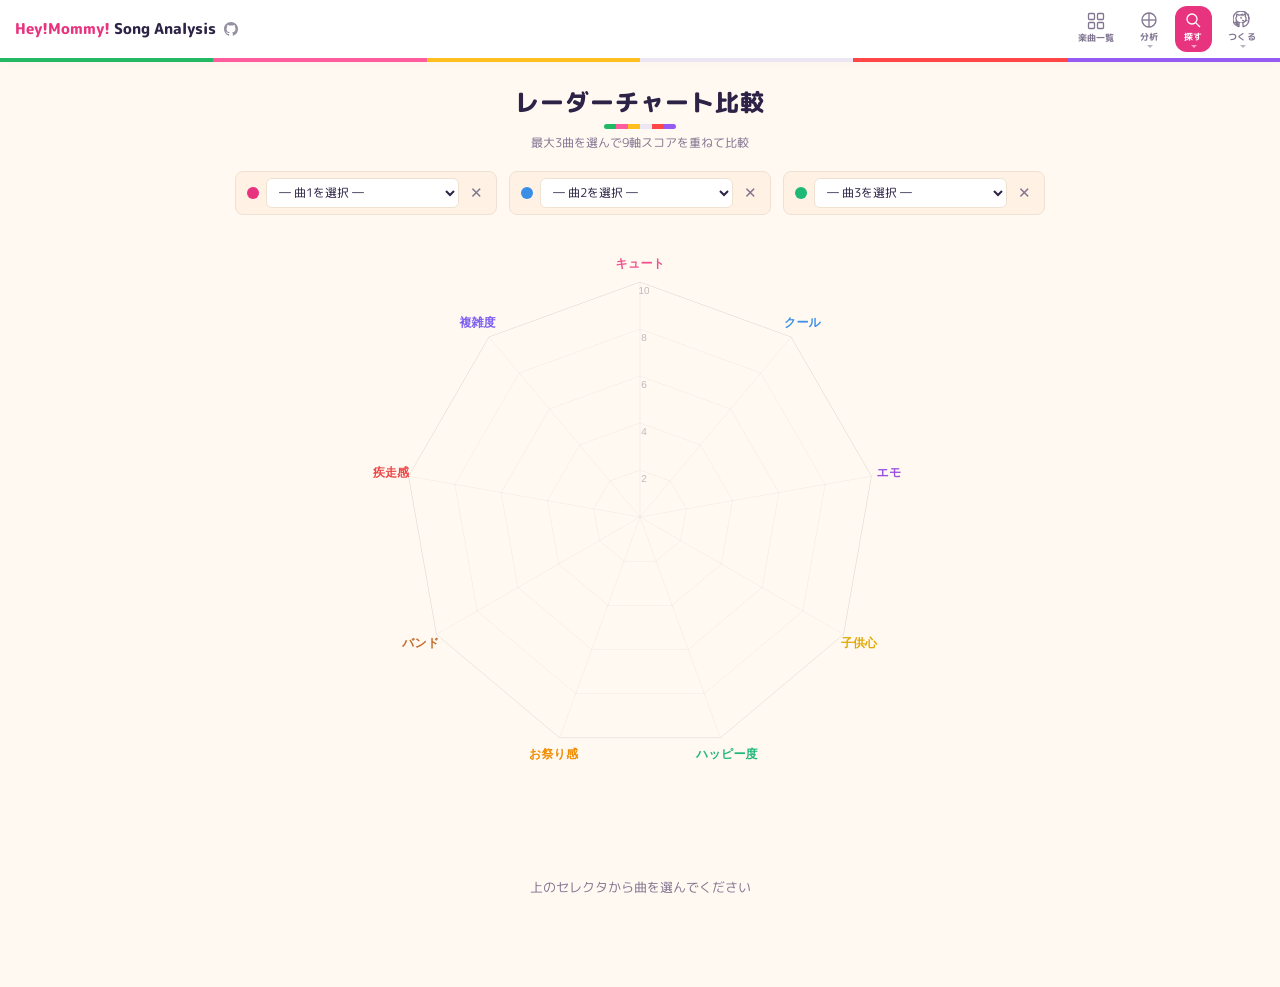
<file: compare.html>
<!DOCTYPE html>
<html lang="ja">
<head>
  <meta charset="UTF-8">
  <meta name="viewport" content="width=device-width, initial-scale=1.0">
  <title>レーダーチャート比較 — Hey!Mommy! Song Analysis</title>
  <!-- OGP -->
  <meta property="og:title" content="レーダーチャート比較 — Hey!Mommy! Song Analysis">
  <meta property="og:description" content="Hey!Mommy! 楽曲を9軸レーダーチャートで比較">
  <meta property="og:image" content="https://harapeko-wanchi.github.io/hm-song-analysis/img/og-compare.png?v=202610190011">
  <meta property="og:url" content="https://harapeko-wanchi.github.io/hm-song-analysis/compare.html">
  <meta property="og:type" content="website">
  <meta name="twitter:card" content="summary_large_image">
  <link rel="stylesheet" href="styles/common.css">
  <link rel="stylesheet" href="styles/compare.css">
</head>
<body>

<nav class="nav"></nav>
<script src="scripts/nav.js"></script>

<div class="compare-page">
  <div class="compare-title">レーダーチャート比較</div>
  <div class="compare-subtitle">最大3曲を選んで9軸スコアを重ねて比較</div>

  <div class="slots" id="slots"></div>

  <div class="chart-area">
    <canvas id="radarCanvas" width="1120" height="1120"></canvas>
    <div class="chart-legend" id="legend"></div>
  </div>

  <div class="diff-section" id="diffSection"></div>
</div>

<script src="scripts/common.js"></script>
<script src="scripts/compare.js"></script>
</body>
</html>
</file>
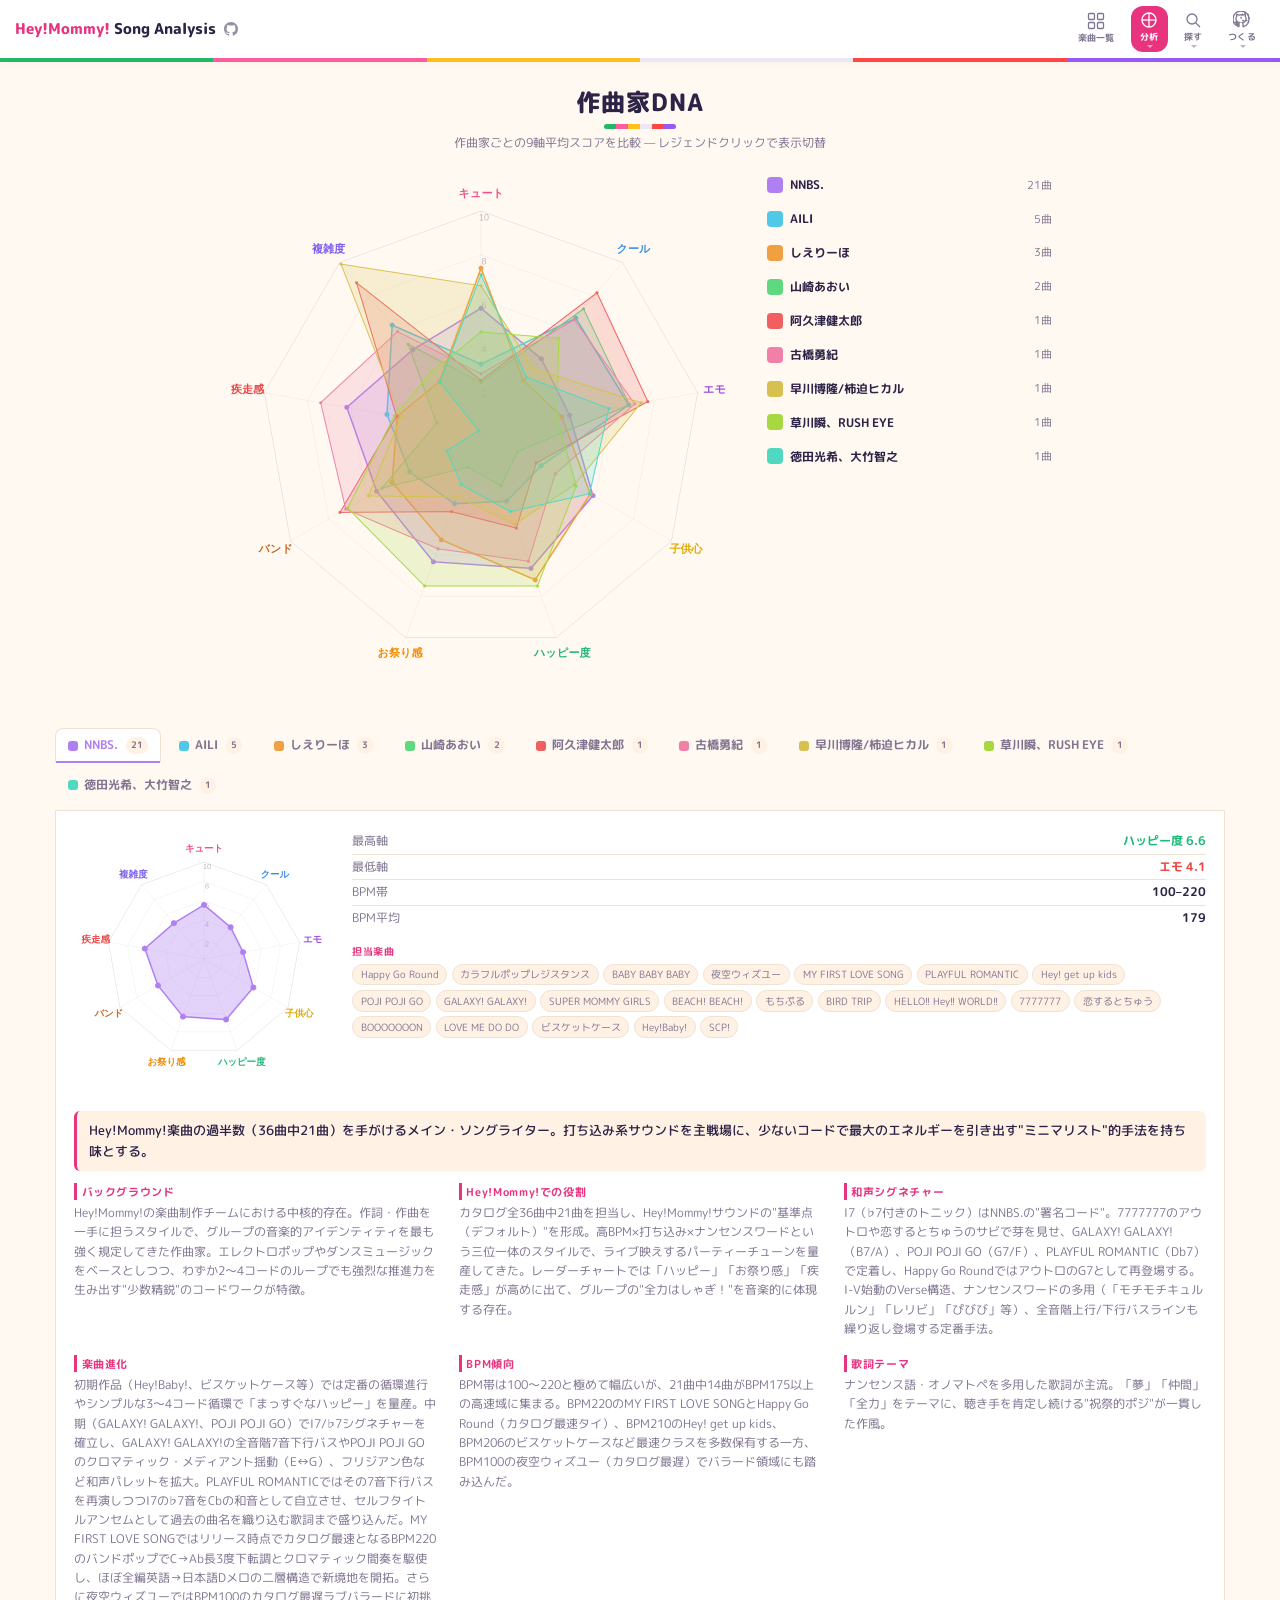
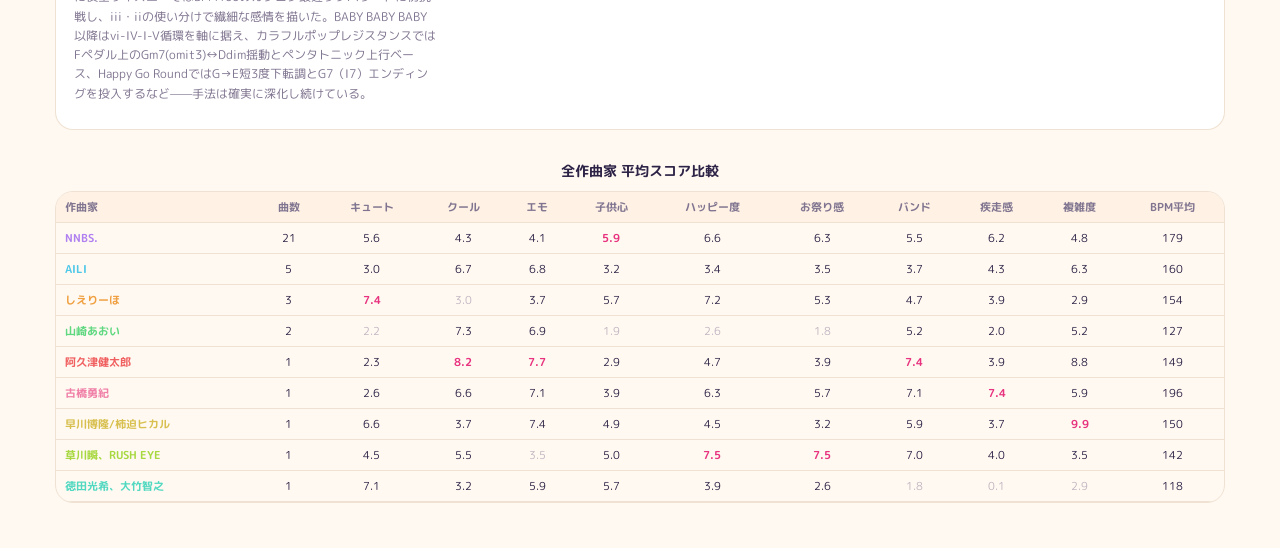
<file: composer.html>
<!DOCTYPE html>
<html lang="ja">
<head>
  <meta charset="UTF-8">
  <meta name="viewport" content="width=device-width, initial-scale=1.0">
  <title>作曲家DNA — Hey!Mommy! Song Analysis</title>
  <!-- OGP -->
  <meta property="og:title" content="作曲家DNA — Hey!Mommy! Song Analysis">
  <meta property="og:description" content="Hey!Mommy! 作曲家ごとの9軸平均スコアをレーダーチャートで比較">
  <meta property="og:image" content="https://harapeko-wanchi.github.io/hm-song-analysis/img/og-composer.png?v=202610190011">
  <meta property="og:url" content="https://harapeko-wanchi.github.io/hm-song-analysis/composer.html">
  <meta property="og:type" content="website">
  <meta name="twitter:card" content="summary_large_image">
  <link rel="stylesheet" href="styles/common.css">
  <link rel="stylesheet" href="styles/composer.css">
</head>
<body>

<nav class="nav"></nav>
<script src="scripts/nav.js"></script>

<div class="cmp-page">
  <div class="cmp-title">作曲家DNA</div>
  <div class="cmp-subtitle">作曲家ごとの9軸平均スコアを比較 — レジェンドクリックで表示切替</div>

  <!-- Overview: all composers overlaid -->
  <div class="overview">
    <div class="overview-chart">
      <canvas id="overviewCanvas" width="1040" height="1040"></canvas>
    </div>
    <div class="overview-legend" id="overviewLegend"></div>
  </div>

  <!-- Composer Detail Tabs -->
  <div class="ctabs-section" id="ctabsSection">
    <div class="ctabs-bar" id="ctabsBar"></div>
    <div class="ctabs-content" id="ctabsContent"></div>
  </div>

  <!-- Comparison table -->
  <div class="cmp-table-section" id="cmpTableSection"></div>
</div>

<script src="scripts/common.js"></script>
<script src="scripts/radar.js"></script>
<script src="scripts/composer.js"></script>
</body>
</html>
</file>
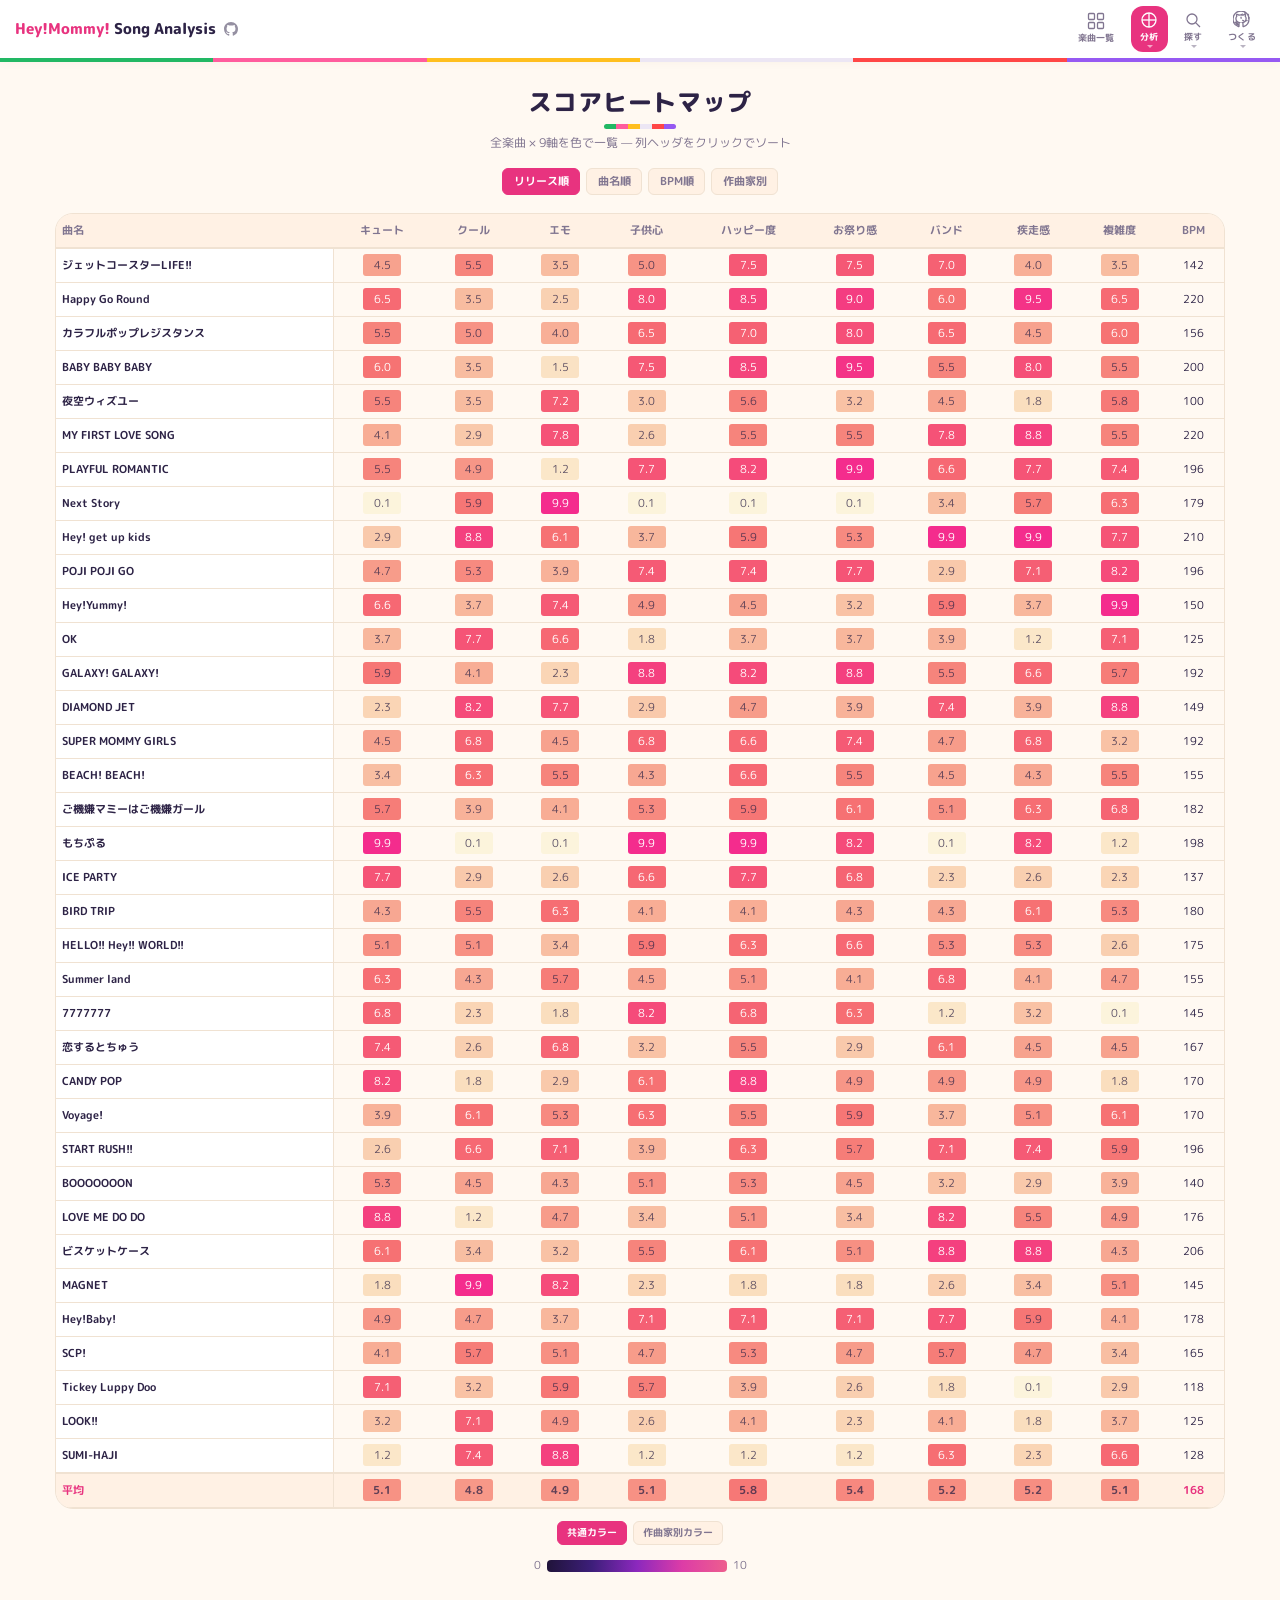
<file: heatmap.html>
<!DOCTYPE html>
<html lang="ja">
<head>
  <meta charset="UTF-8">
  <meta name="viewport" content="width=device-width, initial-scale=1.0">
  <title>スコアヒートマップ — Hey!Mommy! Song Analysis</title>
  <!-- OGP -->
  <meta property="og:title" content="スコアヒートマップ — Hey!Mommy! Song Analysis">
  <meta property="og:description" content="Hey!Mommy! 全楽曲 × 9軸スコアをヒートマップで俯瞰">
  <meta property="og:image" content="https://harapeko-wanchi.github.io/hm-song-analysis/img/og-heatmap.png?v=202610190011">
  <meta property="og:url" content="https://harapeko-wanchi.github.io/hm-song-analysis/heatmap.html">
  <meta property="og:type" content="website">
  <meta name="twitter:card" content="summary_large_image">
  <link rel="stylesheet" href="styles/common.css">
  <link rel="stylesheet" href="styles/heatmap.css">
</head>
<body>

<nav class="nav"></nav>
<script src="scripts/nav.js"></script>

<div class="heatmap-page">
  <div class="heatmap-title">スコアヒートマップ</div>
  <div class="heatmap-subtitle">全楽曲 × 9軸を色で一覧 — 列ヘッダをクリックでソート</div>

  <div class="sort-bar" id="sortBar">
    <button class="sort-btn active" data-sort="release">リリース順</button>
    <button class="sort-btn" data-sort="title">曲名順</button>
    <button class="sort-btn" data-sort="bpm">BPM順</button>
    <button class="sort-btn" data-sort="composer">作曲家別</button>
  </div>

  <div class="heatmap-scroll">
    <table class="hm-table" id="hmTable">
      <thead id="hmHead"></thead>
      <tbody id="hmBody"></tbody>
    </table>
  </div>

  <div class="color-mode-bar" id="colorModeBar">
    <button class="color-mode-btn active" data-mode="unified">共通カラー</button>
    <button class="color-mode-btn" data-mode="composer">作曲家別カラー</button>
  </div>

  <div id="legendArea">
    <div class="color-legend" id="unifiedLegend">
      <span>0</span>
      <div class="color-legend-bar"></div>
      <span>10</span>
    </div>
    <div class="composer-legend" id="composerLegend" style="display:none"></div>
  </div>
</div>

<div class="hm-tooltip" id="hmTooltip">
  <div class="tt-song"></div>
  <div class="tt-axis"></div>
</div>

<script src="scripts/common.js"></script>
<script src="scripts/heatmap.js"></script>
</body>
</html>
</file>
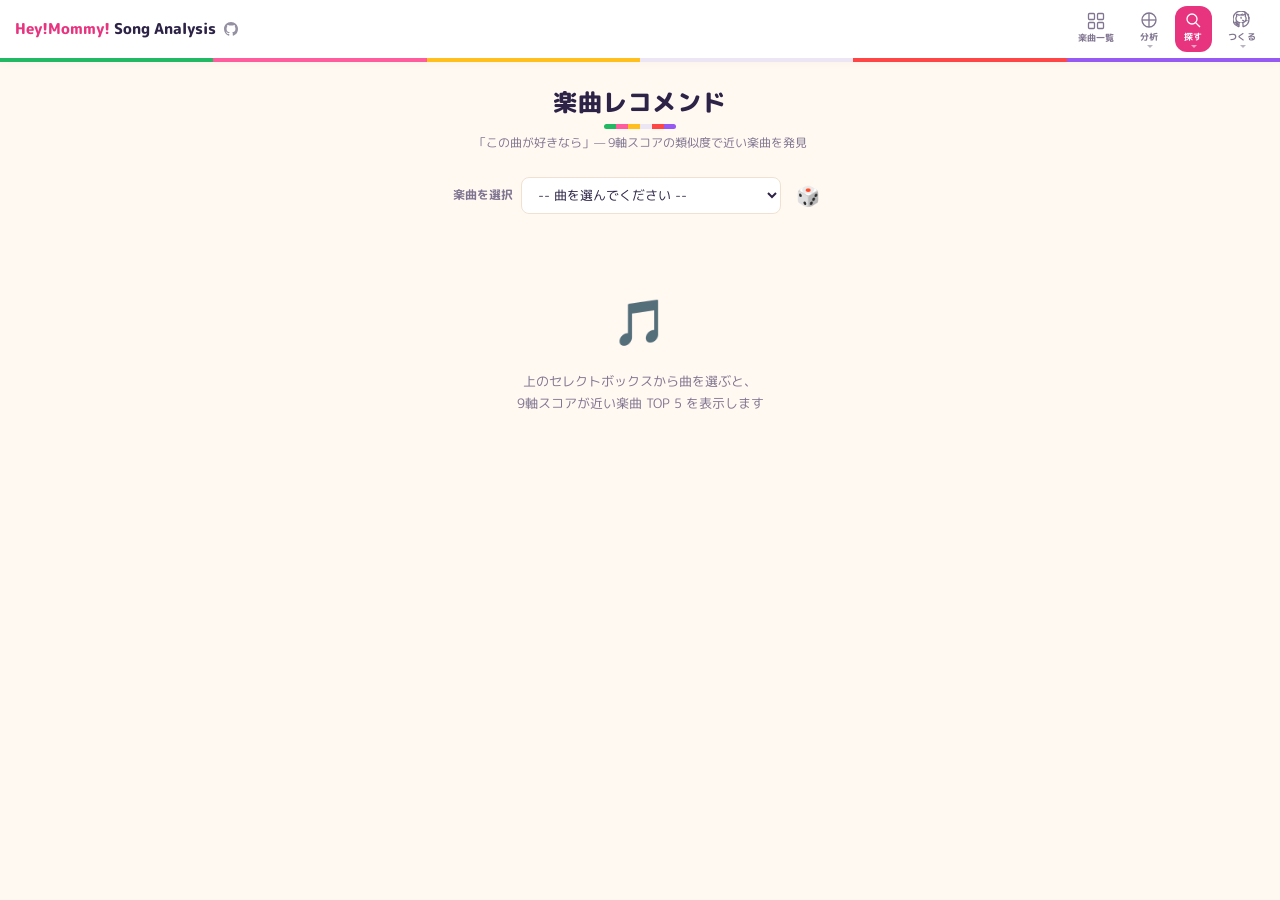
<file: recommend.html>
<!DOCTYPE html>
<html lang="ja">
<head>
  <meta charset="UTF-8">
  <meta name="viewport" content="width=device-width, initial-scale=1.0">
  <title>楽曲レコメンド — Hey!Mommy! Song Analysis</title>
  <!-- OGP -->
  <meta property="og:title" content="楽曲レコメンド — Hey!Mommy! Song Analysis">
  <meta property="og:description" content="Hey!Mommy! の楽曲を選んで、似ている曲を発見しよう">
  <meta property="og:image" content="https://harapeko-wanchi.github.io/hm-song-analysis/img/og-recommend.png?v=202610190011">
  <meta property="og:url" content="https://harapeko-wanchi.github.io/hm-song-analysis/recommend.html">
  <meta property="og:type" content="website">
  <meta name="twitter:card" content="summary_large_image">
  <link rel="stylesheet" href="styles/common.css">
  <link rel="stylesheet" href="styles/recommend.css">
</head>
<body>

<nav class="nav"></nav>
<script src="scripts/nav.js"></script>

<div class="rec-page">
  <div class="rec-title">楽曲レコメンド</div>
  <div class="rec-subtitle">「この曲が好きなら」— 9軸スコアの類似度で近い楽曲を発見</div>

  <div class="rec-picker">
    <label class="rec-picker-label" for="songSelect">楽曲を選択</label>
    <select id="songSelect" class="rec-select">
      <option value="">-- 曲を選んでください --</option>
    </select>
    <button id="randomBtn" class="rec-random-btn" title="ランダムに選ぶ">🎲</button>
  </div>

  <div class="rec-result" id="recResult" style="display:none">
    <!-- Source song card -->
    <div class="rec-source" id="recSource"></div>

    <div class="rec-arrow">▼ 似ている曲 TOP 5</div>

    <!-- Similar songs list -->
    <div class="rec-list" id="recList"></div>
  </div>

  <div class="rec-empty" id="recEmpty">
    <div class="rec-empty-icon">🎵</div>
    <p>上のセレクトボックスから曲を選ぶと、<br>9軸スコアが近い楽曲 TOP 5 を表示します</p>
  </div>
</div>

<script src="scripts/common.js"></script>
<script src="scripts/recommend.js"></script>
</body>
</html>
</file>
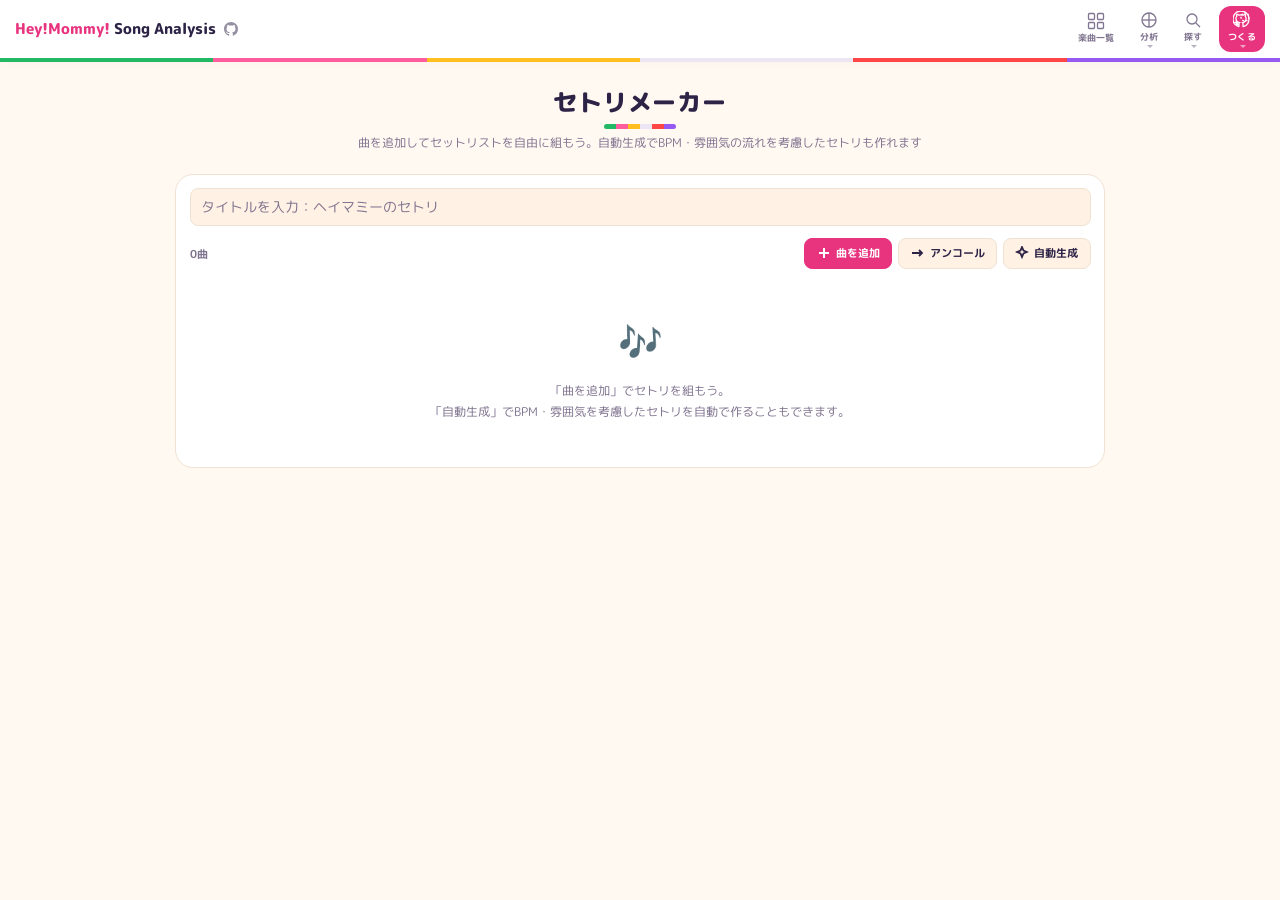
<file: setlist.html>
<!DOCTYPE html>
<html lang="ja">
<head>
  <meta charset="UTF-8">
  <meta name="viewport" content="width=device-width, initial-scale=1.0">
  <title>セトリメーカー — Hey!Mommy! Song Analysis</title>
  <!-- OGP -->
  <meta property="og:title" content="セトリメーカー — Hey!Mommy! Song Analysis">
  <meta property="og:description" content="Hey!Mommy! の楽曲データからテーマ別セットリストを自動生成">
  <meta property="og:image" content="https://harapeko-wanchi.github.io/hm-song-analysis/img/og-setlist.png?v=202610190011">
  <meta property="og:url" content="https://harapeko-wanchi.github.io/hm-song-analysis/setlist.html">
  <meta property="og:type" content="website">
  <meta name="twitter:card" content="summary_large_image">
  <link rel="stylesheet" href="styles/common.css">
  <link rel="stylesheet" href="styles/setlist.css">
</head>
<body>

<nav class="nav"></nav>
<script src="scripts/nav.js"></script>

<div class="sl-page">
  <div class="sl-title">セトリメーカー</div>
  <div class="sl-subtitle">曲を追加してセットリストを自由に組もう。自動生成でBPM・雰囲気の流れを考慮したセトリも作れます</div>

  <!-- Editor -->
  <div class="sl-editor">
    <input type="text" id="slTitleInput" class="sl-title-input"
      maxlength="30" placeholder="タイトルを入力：ヘイマミーのセトリ" aria-label="セトリタイトル">

    <div class="sl-editor-toolbar">
      <span class="sl-count-badge" id="slCountBadge">0曲</span>
      <div class="sl-editor-actions">
        <button class="sl-btn sl-btn-add" id="slAddSongBtn">
          <svg width="14" height="14" viewBox="0 0 14 14" fill="none" stroke="currentColor" stroke-width="2"><line x1="7" y1="2" x2="7" y2="12"/><line x1="2" y1="7" x2="12" y2="7"/></svg>
          曲を追加
        </button>
        <button class="sl-btn sl-btn-encore" id="slAddEncoreBtn">
          <svg width="14" height="14" viewBox="0 0 14 14" fill="none" stroke="currentColor" stroke-width="1.8"><path d="M2 7h10M9 4l3 3-3 3"/></svg>
          アンコール
        </button>
        <button class="sl-btn sl-btn-auto" id="slAutoGenBtn">
          <svg width="14" height="14" viewBox="0 0 14 14" fill="none" stroke="currentColor" stroke-width="1.8"><path d="M7 1l1.5 3.5L12 6l-3.5 1.5L7 11l-1.5-3.5L2 6l3.5-1.5z"/></svg>
          自動生成
        </button>
      </div>
    </div>

    <div class="sl-list" id="slList"></div>

    <div class="sl-empty" id="slEmpty">
      <div class="sl-empty-icon">🎶</div>
      <p>「曲を追加」でセトリを組もう。<br>「自動生成」でBPM・雰囲気を考慮したセトリを自動で作ることもできます。</p>
    </div>
  </div>

  <!-- Charts (hidden until first song) -->
  <div class="sl-charts" id="slCharts" hidden>
    <div class="sl-flow-section">
      <div class="sl-flow-title">BPM フロー</div>
      <canvas id="bpmCanvas" height="160"></canvas>
    </div>

    <div class="sl-flow-section">
      <div class="sl-flow-title">ムード推移</div>
      <canvas id="moodCanvas" height="160"></canvas>
      <div class="sl-mood-legend" id="moodLegend">
        <span class="sl-legend-item"><span class="sl-legend-swatch" style="background:#f08c00"></span>盛り上がり</span>
        <span class="sl-legend-item"><span class="sl-legend-swatch" style="background:#9b4fe0"></span>エモ</span>
      </div>
    </div>

    <div class="sl-stats" id="slStats"></div>

    <div class="sl-share-bar">
      <button class="sl-btn sl-btn-twitter" id="slShareTwitter">
        <svg width="14" height="14" viewBox="0 0 24 24" fill="currentColor"><path d="M18.244 2.25h3.308l-7.227 8.26 8.502 11.24H16.17l-4.714-6.231-5.401 6.231H2.744l7.733-8.835L1.254 2.25H8.08l4.259 5.63 5.905-5.63Zm-1.161 17.52h1.833L7.084 4.126H5.117z"/></svg>
        Xでシェア
      </button>
      <button class="sl-btn sl-btn-copy" id="slCopyLink">
        <svg width="14" height="14" viewBox="0 0 24 24" fill="none" stroke="currentColor" stroke-width="2"><path d="M10 13a5 5 0 007.54.54l3-3a5 5 0 00-7.07-7.07l-1.72 1.71"/><path d="M14 11a5 5 0 00-7.54-.54l-3 3a5 5 0 007.07 7.07l1.71-1.71"/></svg>
        リンクをコピー
      </button>
      <button class="sl-btn sl-btn-reset" id="slResetBtn">
        <svg width="14" height="14" viewBox="0 0 24 24" fill="none" stroke="currentColor" stroke-width="2"><polyline points="1 4 1 10 7 10"/><path d="M3.51 15a9 9 0 102.13-9.36L1 10"/></svg>
        リセット
      </button>
    </div>
  </div>
</div>

<!-- Auto-generation dialog -->
<div class="sl-dialog-overlay" id="slAutoDialog" hidden>
  <div class="sl-dialog" role="dialog" aria-modal="true" aria-labelledby="slDialogTitle">
    <div class="sl-dialog-header">
      <span class="sl-dialog-title" id="slDialogTitle">自動生成</span>
      <button class="sl-dialog-close" id="slDialogClose" aria-label="閉じる">✕</button>
    </div>
    <div class="sl-dialog-body">
      <div class="sl-ctrl-group">
        <label class="sl-label">テーマ</label>
        <div class="sl-themes" id="themeList"></div>
      </div>
      <div class="sl-ctrl-group">
        <label class="sl-label" for="countSlider">曲数: <span id="countVal">8</span></label>
        <input type="range" id="countSlider" min="4" max="15" value="8" class="sl-slider">
      </div>
      <button id="generateBtn" class="sl-generate-btn">🎤 セトリ生成</button>
    </div>
  </div>
</div>

<!-- Song picker modal -->
<div class="sl-modal-overlay" id="slPickerModal" hidden>
  <div class="sl-modal" role="dialog" aria-modal="true" aria-labelledby="slPickerTitle">
    <div class="sl-modal-header">
      <span class="sl-modal-title" id="slPickerTitle">曲を追加</span>
      <button class="sl-modal-close" id="slPickerClose" aria-label="閉じる">✕</button>
    </div>
    <div class="sl-picker-chips" id="slPickerChips">
      <button class="sl-picker-chip active" data-axis="release" data-label="リリース">リリース ▼</button>
      <button class="sl-picker-chip" data-axis="cute"       data-label="キュート">キュート</button>
      <button class="sl-picker-chip" data-axis="cool"       data-label="クール">クール</button>
      <button class="sl-picker-chip" data-axis="emo"        data-label="エモ">エモ</button>
      <button class="sl-picker-chip" data-axis="childlike"  data-label="子供心">子供心</button>
      <button class="sl-picker-chip" data-axis="happy"      data-label="ハッピー">ハッピー</button>
      <button class="sl-picker-chip" data-axis="party"      data-label="お祭り">お祭り</button>
      <button class="sl-picker-chip" data-axis="band"       data-label="バンド">バンド</button>
      <button class="sl-picker-chip" data-axis="speed"      data-label="疾走感">疾走感</button>
      <button class="sl-picker-chip" data-axis="complexity" data-label="複雑度">複雑度</button>
      <button class="sl-picker-chip" data-axis="bpm"        data-label="BPM">BPM</button>
    </div>
    <div class="sl-modal-list" id="slPickerList"></div>
  </div>
</div>

<!-- Fixed item control panel (shown when item is selected) -->
<div class="sl-ctrl-panel" id="slCtrlPanel" hidden>
  <span class="sl-ctrl-panel-label" id="slCtrlPanelLabel"></span>
  <div class="sl-ctrl-panel-actions">
    <button class="sl-ctrl-btn sl-ctrl-up" id="slCtrlUp" title="上へ" aria-label="上へ">
      <svg width="13" height="13" viewBox="0 0 13 13" fill="none" stroke="currentColor" stroke-width="2.2"><polyline points="2,9 6.5,4 11,9"/></svg>
    </button>
    <button class="sl-ctrl-btn sl-ctrl-down" id="slCtrlDown" title="下へ" aria-label="下へ">
      <svg width="13" height="13" viewBox="0 0 13 13" fill="none" stroke="currentColor" stroke-width="2.2"><polyline points="2,4 6.5,9 11,4"/></svg>
    </button>
    <button class="sl-ctrl-btn sl-ctrl-remove" id="slCtrlRemove" title="削除" aria-label="削除">
      <svg width="13" height="13" viewBox="0 0 24 24" fill="none" stroke="currentColor" stroke-width="2"><polyline points="3 6 5 6 21 6"/><path d="M19 6v14a2 2 0 01-2 2H7a2 2 0 01-2-2V6m3 0V4a1 1 0 011-1h4a1 1 0 011 1v2"/></svg>
    </button>
    <div class="sl-ctrl-divider"></div>
    <button class="sl-ctrl-btn sl-ctrl-close" id="slCtrlClose" title="閉じる" aria-label="閉じる">
      <svg width="11" height="11" viewBox="0 0 11 11" fill="none" stroke="currentColor" stroke-width="2"><line x1="1" y1="1" x2="10" y2="10"/><line x1="10" y1="1" x2="1" y2="10"/></svg>
    </button>
  </div>
</div>

<div class="sl-toast" id="slToast"></div>

<script src="scripts/lz-string.min.js"></script>
<script src="scripts/common.js"></script>
<script src="scripts/setlist.js"></script>
</body>
</html>
</file>
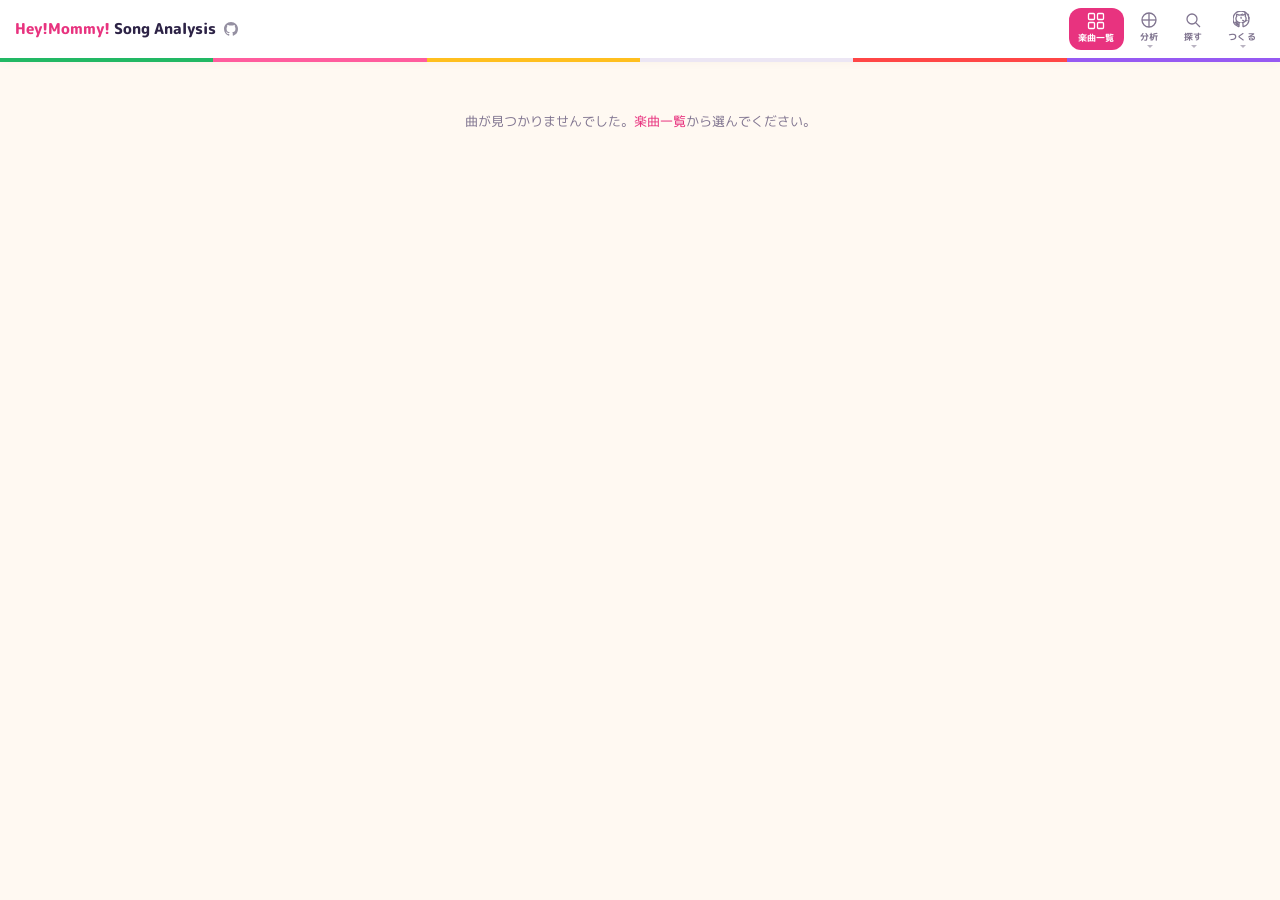
<file: song.html>
<!DOCTYPE html>
<html lang="ja">
<head>
  <meta charset="UTF-8">
  <meta name="viewport" content="width=device-width, initial-scale=1.0">
  <title>楽曲詳細 — Hey!Mommy! Song Analysis</title>
  <!-- OGP -->
  <meta property="og:title" content="楽曲詳細 — Hey!Mommy! Song Analysis">
  <meta property="og:description" content="Hey!Mommy! の楽曲ごとの9軸スコア・ポジション・楽曲分析">
  <meta property="og:image" content="https://harapeko-wanchi.github.io/hm-song-analysis/img/og-song.png?v=202610192237">
  <meta property="og:url" content="https://harapeko-wanchi.github.io/hm-song-analysis/song.html">
  <meta property="og:type" content="website">
  <meta name="twitter:card" content="summary_large_image">
  <link rel="stylesheet" href="styles/common.css">
  <link rel="stylesheet" href="styles/song.css">
</head>
<body>

<nav class="nav"></nav>
<script src="scripts/nav.js"></script>

<main class="sd" id="song">
  <p class="sd-status" id="sdStatus">読み込み中…</p>
</main>

<script src="scripts/common.js"></script>
<script src="scripts/radar.js"></script>
<script src="scripts/markdown.js"></script>
<script src="scripts/song.js"></script>
</body>
</html>
</file>
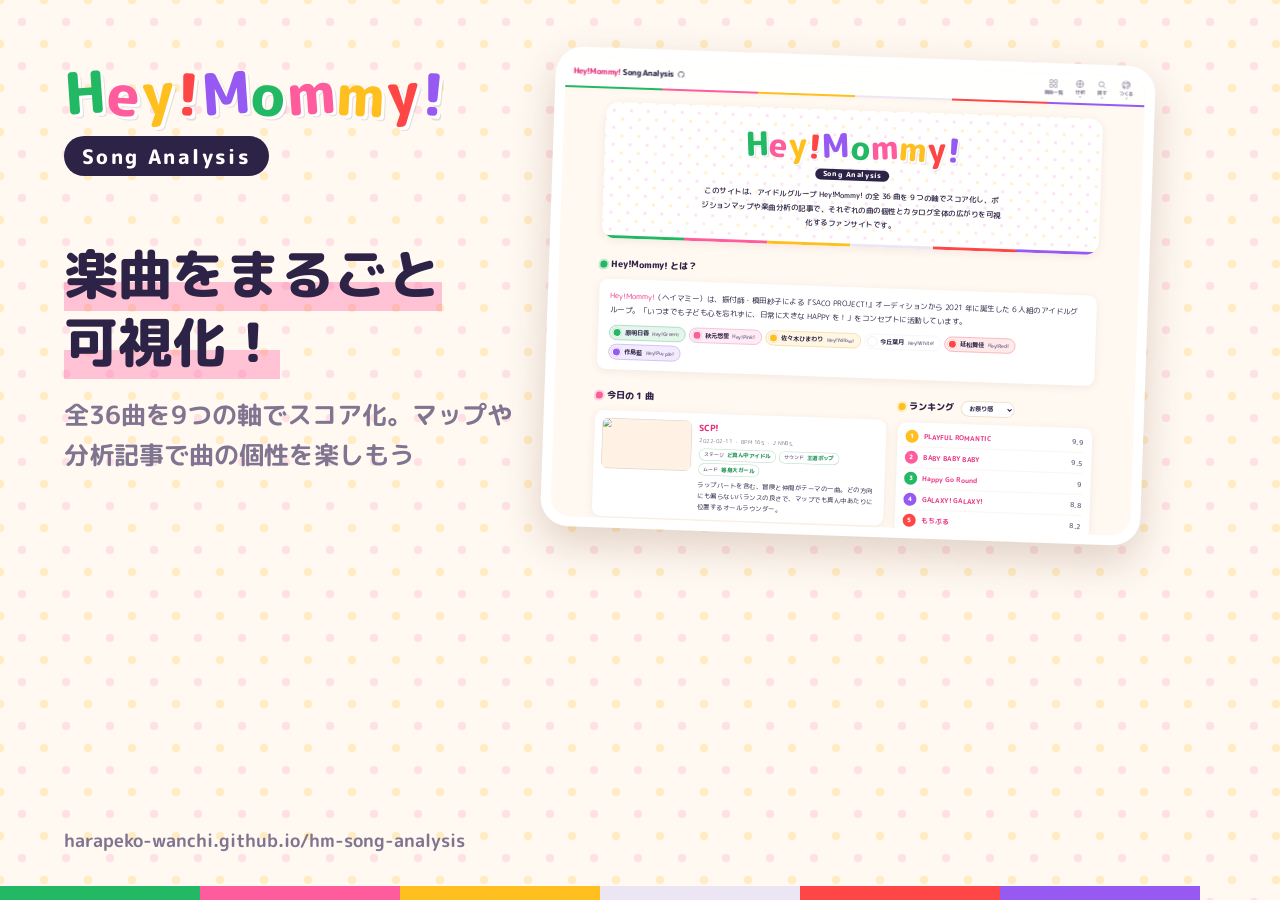
<file: tools/og.html>
<!DOCTYPE html>
<html lang="ja">
<head>
  <meta charset="UTF-8">
  <meta name="robots" content="noindex">
  <title>OGP template</title>
  <!--
    OGP 画像のテンプレート（1200×630）。tools/og.js がヘッドレス Edge / Chrome で撮影して img/og-<page>.png に保存する。
    ブラウザで確認するときは node tools/serve.js を起動して http://localhost:8000/tools/og.html?p=map を開く。
  -->
  <link rel="stylesheet" href="../styles/common.css">
  <style>
    html, body { width: 1200px; height: 630px; overflow: hidden; }
    body {
      position: relative;
      background-color: var(--bg);
      background-image:
        radial-gradient(circle, rgba(255, 92, 157, .16) 4px, transparent 4.5px),
        radial-gradient(circle, rgba(255, 191, 31, .22) 4px, transparent 4.5px);
      background-size: 44px 44px;
      background-position: 0 0, 22px 22px;
    }
    body::after {
      content: '';
      position: absolute; left: 0; right: 0; bottom: 0;
      height: 14px;
      background: var(--member-stripe);
    }

    .og-text {
      position: absolute; left: 64px; top: 64px; width: 470px;
    }
    .og-logo { font-size: 58px; font-weight: 800; line-height: 1; letter-spacing: .02em; }
    .og-logo span { display: inline-block; text-shadow: 3px 3px 0 #fff, 4px 4px 0 rgba(45, 35, 70, .12); }
    .og-logo span:nth-child(5n+1) { color: var(--m-green); }
    .og-logo span:nth-child(5n+2) { color: var(--m-pink); }
    .og-logo span:nth-child(5n+3) { color: var(--m-yellow); }
    .og-logo span:nth-child(5n+4) { color: var(--m-red); }
    .og-logo span:nth-child(5n)   { color: var(--m-purple); }
    .og-logo span:nth-child(odd)  { transform: rotate(-4deg); }
    .og-logo span:nth-child(even) { transform: rotate(3deg) translateY(2px); }
    .og-sub {
      display: inline-block;
      margin-top: 14px;
      padding: 4px 18px;
      font-size: 20px; font-weight: 800; letter-spacing: .12em;
      color: #fff;
      background: var(--text);
      border-radius: 999px;
    }
    .og-title {
      margin-top: 64px;
      font-size: 54px; font-weight: 800; line-height: 1.25;
    }
    .og-title span { background: linear-gradient(transparent 62%, rgba(255, 92, 157, .35) 62%); }
    .og-desc {
      margin-top: 20px;
      font-size: 25px; font-weight: 700; line-height: 1.6;
      color: var(--muted);
      word-break: auto-phrase; line-break: strict;
    }
    .og-url {
      position: absolute; left: 64px; bottom: 44px;
      font-size: 18px; font-weight: 700; color: var(--muted);
    }

    /* Live preview of the page */
    .og-shot {
      position: absolute; right: 52px; top: 56px;
      width: 600px; height: 480px;
      padding: 10px;
      background: #fff;
      border-radius: 28px;
      box-shadow: 0 16px 40px rgba(120, 70, 40, .22);
      transform: rotate(2deg);
    }
    .og-shot-inner { width: 580px; height: 460px; overflow: hidden; border-radius: 20px; background: var(--bg); }
    .og-shot iframe {
      width: 1160px; height: 920px; border: 0;
      transform: scale(.5); transform-origin: 0 0;
      pointer-events: none;
    }
  </style>
</head>
<body>

<div class="og-text">
  <div class="og-logo"><span>H</span><span>e</span><span>y</span><span>!</span><span>M</span><span>o</span><span>m</span><span>m</span><span>y</span><span>!</span></div>
  <div class="og-sub">Song Analysis</div>
  <div class="og-title"><span id="title"></span></div>
  <div class="og-desc" id="desc"></div>
</div>
<div class="og-url">harapeko-wanchi.github.io/hm-song-analysis</div>
<div class="og-shot"><div class="og-shot-inner"><iframe id="shot" scrolling="no" title="preview"></iframe></div></div>

<script src="../scripts/lz-string.min.js"></script>
<script>
/* One entry per OGP image: img/og-<key>.png. {n} = song count, {latest} = newest song id. */
const OG_PAGES = {
  index:     { title: '楽曲をまるごと<br>可視化！', desc: '全{n}曲を9つの軸でスコア化。マップや分析記事で曲の個性を楽しもう', src: 'index.html' },
  songs:     { title: '楽曲一覧', desc: '全{n}曲のスコアと解説をまとめてチェック', src: 'songs.html' },
  song:      { title: '楽曲詳細', desc: '9軸スコア、マップ上の位置、似ている曲、そして楽曲分析の記事', src: 'song.html?id={latest}' },
  map:       { title: 'ポジション<br>マップ', desc: 'ステージ・サウンド・ムードの3つの地図で、曲の立ち位置を見比べよう', src: 'map.html?song={latest}' },
  heatmap:   { title: 'スコア<br>ヒートマップ', desc: '全曲×9軸のスコアを色でひと目で', src: 'heatmap.html' },
  timeline:  { title: '年表', desc: 'リリース順に、BPMやスコアの移り変わりをたどろう', src: 'timeline.html' },
  composer:  { title: '作曲家DNA', desc: '作曲家ごとのスコアの傾向とプロフィール', src: 'composer.html' },
  compare:   { title: 'レーダー比較', desc: '最大3曲のスコアを重ねて比べよう', src: 'compare.html?s1=magnet&s2=mochipuru&s3=next_story' },
  recommend: { title: '似た曲<br>レコメンド', desc: '好きな曲から、スコアの近い曲を見つけよう', src: 'recommend.html#{latest}' },
  setlist:   { title: 'セトリメーカー', desc: '曲を並べて自分だけのセトリを作ろう。BPMやムードの流れも見える', src: 'setlist.html?d={setlist}' },
  batting:   { title: '打線メーカー', desc: 'Hey!Mommy!の曲で打線を組んで、Xでシェアしよう', src: 'batting.html?d={batting}' },
};

// Sample contents for the makers (formats: comments above serializeState in setlist.js / batting.js)
const SAMPLE_SETLIST = ['', [['happy_go_round'], ['biscuit_case'], ['mochipuru'], ['baby_baby_baby'], ['next_story'], ['hey_get_up_kids'], 0, ['7777777']]];
const SAMPLE_BATTING = [
  [['biscuit_case', 'CF'], ['hey_baby', '2B'], ['hey_get_up_kids', 'SS'], ['happy_go_round', '1B'], ['magnet', '3B'],
   ['baby_baby_baby', 'LF'], ['mochipuru', 'RF'], ['diamond_jet', 'C'], ['7777777', 'DH']],
  [['next_story']],
];

const key = new URLSearchParams(location.search).get('p') || 'index';
const page = OG_PAGES[key] || OG_PAGES.index;

fetch('../songs.json')
  .then(r => r.json())
  .then(data => {
    const vars = {
      n: data.songs.length,
      latest: data.songs[0].id,
      setlist: LZString.compressToEncodedURIComponent(JSON.stringify(SAMPLE_SETLIST)),
      batting: LZString.compressToEncodedURIComponent(JSON.stringify(SAMPLE_BATTING)),
    };
    const fill = s => s.replace(/\{(\w+)\}/g, (_, k) => vars[k]);
    document.getElementById('title').innerHTML = fill(page.title);
    document.getElementById('desc').textContent = fill(page.desc);
    document.getElementById('shot').src = '../' + fill(page.src);
  });
</script>
</body>
</html>
</file>
<file: styles/common.css>
/* ===== Reset & Base ===== */
@import url('https://fonts.googleapis.com/css2?family=M+PLUS+Rounded+1c:wght@400;500;700;800&display=swap');

*, *::before, *::after { box-sizing: border-box; margin: 0; padding: 0; }

:root {
  --bg:       #fff9f2;
  --surface:  #fff1e4;
  --card:     #ffffff;
  --border:   #f0e2d2;
  --text:     #2d2346;
  --muted:    #807590;
  --accent:   #e8337f;
  --accent2:  #8b5cf6;
  --cute:     #f0508c;
  --cool:     #3a8ee6;
  --emo:      #9b4fe0;
  --childlike:#d9a400;
  --band:     #c46a2a;
  --party:    #f08c00;
  --radius:   18px;
  --shadow:   0 4px 18px rgba(120, 70, 40, .09);
  --shadow-lg:0 10px 30px rgba(120, 70, 40, .16);
  /* Member colors: Hey!Green! / Pink / Yellow / White / Red / Purple */
  --m-green:  #22b864;
  --m-pink:   #ff5c9d;
  --m-yellow: #ffbf1f;
  --m-white:  #ffffff;
  --m-red:    #ff4646;
  --m-purple: #9659f2;
  /* The six colors as a stripe (white shown as a pale tint so it stays visible) */
  --member-stripe: linear-gradient(90deg,
    var(--m-green) 0 16.66%, var(--m-pink) 0 33.33%, var(--m-yellow) 0 50%,
    #ece6f4 0 66.66%, var(--m-red) 0 83.33%, var(--m-purple) 0);
  /* Position map quadrant tints (background) and inks (area labels); the same for all three maps */
  --q-tl: #fff0f6;  --q-tl-ink: #d4568d;
  --q-tr: #ebf4ff;  --q-tr-ink: #4a86c8;
  --q-bl: #fff8e0;  --q-bl-ink: #a67c00;
  --q-br: #f4eeff;  --q-br-ink: #8a62d0;
  --q-c:  rgba(255,255,255,.85);  --q-c-ink: #2f9a63;
}

html { font-size: 15px; }
body {
  font-family: 'M PLUS Rounded 1c', 'Hiragino Maru Gothic ProN', 'Segoe UI', sans-serif;
  background: var(--bg);
  color: var(--text);
  line-height: 1.6;
  min-height: 100vh;
}

a { color: var(--accent); text-decoration: none; }
a:hover { text-decoration: underline; }

/* ===== Nav ===== */
.nav {
  position: sticky; top: 0; z-index: 100;
  display: flex; align-items: center; gap: .5rem;
  padding: .4rem 1rem;
  background: rgba(255,255,255,.94);
  backdrop-filter: blur(12px);
  box-shadow: 0 2px 12px rgba(120, 70, 40, .06);
}
.nav::after {
  content: '';
  position: absolute; left: 0; right: 0; bottom: -4px;
  height: 4px;
  background: var(--member-stripe);
}
.nav-title {
  font-weight: 800; font-size: 1rem;
  color: var(--text);
  text-decoration: none;
}
.nav-title:hover { opacity: .8; text-decoration: none; }
.nav-title-hm { color: var(--accent); }
.nav-github { margin-right: auto; opacity: .5; color: var(--text); display: flex; align-items: center; }
.nav-github:hover { opacity: 1; }
.nav-github svg { width: 14px; height: 14px; }
.nav-btn {
  display: flex; flex-direction: column; align-items: center;
  gap: 1px; padding: .3rem .6rem;
  border-radius: 12px;
  font-size: .6rem; font-weight: 700;
  letter-spacing: .03em;
  color: var(--muted);
  text-decoration: none;
  transition: background .2s, color .2s;
}
.nav-btn svg { width: 18px; height: 18px; }
.nav-btn:hover { background: var(--surface); color: var(--text); text-decoration: none; }
.nav-btn.active, .nav-dropdown > .nav-btn.active { background: var(--accent); color: #fff; text-decoration: none; }

/* Menu button: only shown in the mobile layout */
.nav-toggle {
  display: none; align-items: center; justify-content: center;
  width: 40px; height: 40px;
  color: var(--text); background: none;
  border: 1px solid var(--border); border-radius: 8px;
  cursor: pointer;
}
.nav-toggle:hover { background: var(--surface); }
.nav-toggle line { transition: transform .2s, opacity .2s; transform-origin: 10px 10px; }
.nav-open .nav-toggle-l1 { transform: translateY(4px) rotate(45deg); }
.nav-open .nav-toggle-l2 { opacity: 0; }
.nav-open .nav-toggle-l3 { transform: translateY(-4px) rotate(-45deg); }

/* ===== Nav Dropdown ===== */
.nav-dropdown {
  position: relative;
}
.nav-dropdown > .nav-btn {
  cursor: pointer; border: none; background: none;
  font-family: inherit;
}
.nav-dropdown > .nav-btn::after {
  content: ''; display: inline-block;
  width: 0; height: 0;
  border-left: 3px solid transparent;
  border-right: 3px solid transparent;
  border-top: 3.5px solid currentColor;
  margin-left: 2px; vertical-align: middle;
  opacity: .55;
}
.nav-dropdown-menu {
  display: none; position: absolute;
  top: calc(100% + 4px); left: 50%; transform: translateX(-50%);
  background: var(--card); border: 1px solid var(--border);
  border-radius: 14px; padding: .4rem;
  min-width: 150px; z-index: 200;
  box-shadow: var(--shadow-lg);
}
/* Invisible bridge over the gap above the menu, so moving the mouse down to it keeps the hover */
.nav-dropdown-menu::before {
  content: '';
  position: absolute;
  left: 0; right: 0; bottom: 100%;
  height: 8px;
}
.nav-dropdown:hover .nav-dropdown-menu,
.nav-dropdown:focus-within .nav-dropdown-menu {
  display: block;
}
.nav-dropdown-menu a {
  display: block; padding: .45rem .8rem;
  border-radius: 10px;
  font-size: .8rem; font-weight: 700;
  color: var(--muted); text-decoration: none;
  white-space: nowrap; transition: background .15s, color .15s;
}
.nav-dropdown-menu a:hover {
  background: var(--surface); color: var(--text); text-decoration: none;
}
.nav-dropdown-menu a.active {
  color: var(--accent); background: var(--surface);
}

/* ===== Cards Page ===== */
.cards-grid {
  display: grid;
  grid-template-columns: repeat(auto-fill, minmax(340px, 1fr));
  gap: 1.5rem;
  padding: 2rem 1.5rem;
  max-width: 1400px;
  margin: 0 auto;
}

.song-card {
  background: var(--card);
  border: 1px solid var(--border);
  border-radius: var(--radius);
  box-shadow: var(--shadow);
  overflow: hidden;
  display: flex;
  flex-direction: column;
  transition: transform .2s, box-shadow .2s;
}
.song-card:hover {
  transform: translateY(-4px);
  box-shadow: var(--shadow-lg);
}

.card-thumb {
  position: relative;
  width: 100%;
  aspect-ratio: 16/9;
  overflow: hidden;
  background: var(--surface);
  flex-shrink: 0;
}
.card-thumb img {
  width: 100%; height: 100%;
  object-fit: cover;
  display: block;
  max-height: 100%;
}
.card-thumb .play-icon {
  position: absolute; inset: 0;
  display: flex; align-items: center; justify-content: center;
  background: rgba(0,0,0,.35);
  opacity: 0; transition: opacity .2s;
  font-size: 3rem; color: #fff;
}
.song-card:hover .play-icon { opacity: 1; }

.card-thumb-placeholder {
  width: 100%; aspect-ratio: 16/9;
  display: flex; align-items: center; justify-content: center;
  background: linear-gradient(135deg, var(--accent), var(--accent2));
  font-size: 1.4rem; font-weight: 700; color: #fff;
  text-align: center; padding: 1rem;
}

.card-body { padding: 1rem 1.2rem 1.2rem; }

/* Song title linking to song.html */
.song-link { color: inherit; display: block; }
.song-link:hover { color: var(--accent); text-decoration: none; }
.hm-table .song-link { display: inline; }
.card-detail-link { display: inline-block; margin-top: .7rem; font-size: .75rem; font-weight: 600; }
.card-title {
  font-size: 1.25rem; font-weight: 800;
  margin-bottom: .3rem;
}
.card-meta {
  font-size: .8rem; color: var(--muted);
  margin-bottom: .8rem;
}
.card-meta span { margin-right: .8rem; }

/* Note badge */
.card-note {
  font-size: .75rem; color: var(--accent2);
  margin-bottom: .5rem;
}

/* Unscored placeholder */
.unscored {
  text-align: center; padding: 1.2rem 0;
  font-size: .85rem; color: var(--muted);
  border: 1px dashed var(--border);
  border-radius: 8px;
  margin-bottom: .8rem;
}

/* Map coordinate badge */
.card-coord {
  display: inline-flex; align-items: center; gap: .4rem;
  background: var(--surface);
  border: 1px solid var(--border);
  border-radius: 6px;
  padding: .25rem .6rem;
  font-size: .75rem; color: var(--muted);
  margin-bottom: .8rem;
}
.card-coord .dot {
  width: 8px; height: 8px; border-radius: 50%;
  background: var(--accent);
}

/* Score bars */
.score-section { margin-bottom: .8rem; }
.score-row {
  display: flex; align-items: center; gap: .5rem;
  margin-bottom: .3rem; font-size: .78rem;
}
.score-label { width: 72px; text-align: right; color: var(--muted); flex-shrink: 0; }
.score-bar-bg {
  flex: 1; height: 8px;
  background: var(--surface);
  border-radius: 4px; overflow: hidden;
}
.score-bar {
  height: 100%; border-radius: 4px;
  transition: width .4s ease;
}
.score-val { width: 28px; font-size: .75rem; color: var(--muted); }

/* Tags */
.tags { display: flex; flex-wrap: wrap; gap: .35rem; }
.tag {
  font-size: .7rem;
  padding: .15rem .55rem;
  border-radius: 999px;
  background: var(--surface);
  border: 1px solid var(--border);
  color: var(--muted);
  white-space: nowrap;
}

/* Summary */
.card-summary {
  font-size: .75rem;
  line-height: 1.7;
  color: var(--muted);
  margin-bottom: .6rem;
  padding: .4rem 0;
  border-top: 1px solid var(--border);
}

/* Lyrics hook chip (song.html) */
.hook {
  padding: .1rem .4rem;
  border-radius: 4px;
  background: transparent;
  border: 1px solid color-mix(in srgb, var(--muted) 30%, transparent);
  color: var(--muted);
  white-space: nowrap;
}

/* Label */
.card-label {
  margin-top: .6rem;
  font-size: .78rem;
  font-weight: 600;
  color: var(--accent2);
}

/* ===== Map Page ===== */
.map-viewport {
  position: relative;
  width: min(90vw, 900px);
  height: min(90vw, 900px);
  margin: 1rem auto;
  border-radius: var(--radius);
  overflow: hidden;
  cursor: grab;
  touch-action: none;
}
.map-container {
  position: relative;
  width: 100%;
  height: 100%;
  /* Quadrants split at the axes (the map's center) */
  background: conic-gradient(var(--q-tr) 0 25%, var(--q-br) 0 50%, var(--q-bl) 0 75%, var(--q-tl) 0);
  border: 1px solid var(--border);
  border-radius: var(--radius);
  box-shadow: var(--shadow);
  overflow: visible;
  transform-origin: center center;
  transition: transform .12s ease-out;
}

/* Zoom / Pan controls */
.map-controls {
  display: flex;
  justify-content: center;
  gap: .4rem;
  margin: .5rem auto 1.5rem;
}
.map-ctrl-btn {
  font-family: inherit;
  font-size: 1.1rem;
  width: 36px; height: 36px;
  border: 1px solid var(--border);
  border-radius: 8px;
  background: var(--surface);
  color: var(--text);
  cursor: pointer;
  display: flex; align-items: center; justify-content: center;
  transition: background .2s, border-color .2s;
}
.map-ctrl-btn:hover {
  background: var(--card);
  border-color: var(--accent);
}

/* Axes */
.map-axis-x, .map-axis-y {
  position: absolute;
  background: var(--border);
}
.map-axis-x {
  left: 0; right: 0;
  top: 50%; height: 1px;
}
.map-axis-y {
  top: 0; bottom: 0;
  left: 50%; width: 1px;
}

/* Axis labels */
.map-label {
  position: absolute;
  font-size: .75rem;
  color: var(--muted);
  white-space: nowrap;
  pointer-events: none;
}
.map-label-left   { left: 8px;  top: 50%; transform: translateY(-50%); color: var(--cute); font-weight: 600; }
.map-label-right  { right: 8px; top: 50%; transform: translateY(-50%); color: var(--cool); font-weight: 600; }
.map-label-top    { top: 8px;   left: 50%; transform: translateX(-50%); color: var(--childlike);  font-weight: 600; }
.map-label-bottom { bottom: 8px;left: 50%; transform: translateX(-50%); color: var(--emo);  font-weight: 600; }

/* Area color (--q-ink) of a map area's label or chip, by area key (map.js, song.js) */
.q-tl { --q-ink: var(--q-tl-ink); }
.q-tr { --q-ink: var(--q-tr-ink); }
.q-bl { --q-ink: var(--q-bl-ink); }
.q-br { --q-ink: var(--q-br-ink); }
.q-c  { --q-ink: var(--q-c-ink); }

/* Quadrant labels */
.map-quadrant-label {
  position: absolute;
  padding: .15rem .6rem;
  font-size: .78rem; font-weight: 800;
  color: var(--q-ink);
  background: rgba(255,255,255,.8);
  border: 1.5px dashed color-mix(in srgb, var(--q-ink) 40%, transparent);
  border-radius: 999px;
  pointer-events: none;
  transition: color .2s, background .2s, border-color .2s;
}
.map-quadrant-label.tl { top: 13%; left: 12%; }
.map-quadrant-label.tr { top: 13%; right: 12%; }
.map-quadrant-label.bl { bottom: 13%; left: 12%; }
.map-quadrant-label.br { bottom: 13%; right: 12%; }
/* The center area's label sits on the top edge of its circle (songs crowd the middle);
   smaller and see-through except when active */
.map-quadrant-label.c  {
  top: calc(50% - var(--center-r)); left: 50%; transform: translate(-50%, -50%);
  font-size: .7rem; white-space: nowrap; opacity: .75;
}
.map-quadrant-label.c.active { opacity: 1; }
/* Center area circle (map.js sets the radius --center-r on the map as a % of its width) */
.map-center-area {
  position: absolute;
  left: calc(50% - var(--center-r)); top: calc(50% - var(--center-r));
  width: calc(var(--center-r) * 2); aspect-ratio: 1;
  background: var(--q-c);
  border: 1.5px dashed color-mix(in srgb, var(--q-c-ink) 35%, transparent);
  border-radius: 50%;
  pointer-events: none;
}
/* The area of the selected song (map.js) */
.map-quadrant-label.active {
  color: #fff;
  background: var(--q-ink);
  border: 1.5px solid var(--q-ink);
  box-shadow: 0 2px 10px color-mix(in srgb, var(--q-ink) 35%, transparent);
}

/* Grid lines */
.map-grid-line {
  position: absolute;
  background: var(--border);
  opacity: .55;
}
.map-grid-line.h { left: 0; right: 0; height: 1px; }
.map-grid-line.v { top: 0; bottom: 0; width: 1px; }

/* Song point */
.map-point {
  position: absolute;
  transform: translate(-50%, -50%) scale(var(--inv-zoom, 1));
  cursor: pointer;
  z-index: 10;
  transition: z-index 0s, transform .12s;
}
.map-point:hover {
  z-index: 20;
  transform: translate(-50%, -50%) scale(calc(var(--inv-zoom, 1) * 1.15));
}

.map-point-thumb {
  width: 54px; height: 54px;
  border-radius: 10px;
  overflow: hidden;
  border: 2px solid #fff;
  box-shadow: 0 2px 8px rgba(80, 40, 60, .25);
  position: relative;
}
.map-point-thumb img {
  width: 100%; height: 100%;
  object-fit: cover; display: block;
}
.map-point-placeholder {
  width: 54px; height: 54px;
  border-radius: 10px;
  border: 2px solid #fff;
  background: linear-gradient(135deg, var(--accent), var(--accent2));
  display: flex; align-items: center; justify-content: center;
  font-size: .55rem; font-weight: 700; color: #fff;
  text-align: center; padding: 2px;
}

.map-point-title {
  position: absolute;
  top: 100%;
  left: 50%;
  transform: translateX(-50%);
  text-align: center;
  font-size: .68rem;
  font-weight: 600;
  margin-top: 3px;
  color: var(--text);
  text-shadow: 0 0 3px #fff, 0 0 3px #fff, 0 0 6px #fff;
  white-space: nowrap;
  pointer-events: none;
}
/* Hidden by label collision in map.js; still shown while the point is hovered */
.map-point-title.label-hidden { opacity: 0; }
.map-point:hover .map-point-title.label-hidden { opacity: 1; }

/* Tooltip (floating, appended to body) */
.map-tooltip {
  display: none;
  position: fixed;
  background: var(--card);
  border: 1px solid var(--border);
  border-top: 4px solid var(--accent);
  border-radius: 12px;
  padding: .6rem .8rem;
  min-width: 180px;
  max-width: 260px;
  font-size: .75rem;
  box-shadow: var(--shadow-lg);
  z-index: 9999;
  pointer-events: none;
}
.map-tooltip.visible { display: block; pointer-events: auto; }
.map-tooltip .tt-header { display: flex; align-items: flex-start; justify-content: space-between; gap: .4rem; }
.map-tooltip .tt-title { font-weight: 700; font-size: .85rem; margin-bottom: .3rem; flex: 1; }
.map-tooltip .tt-close {
  display: none;
  width: 24px; height: 24px;
  border: none; background: transparent;
  color: var(--muted); font-size: 1.1rem; line-height: 1;
  cursor: pointer; padding: 0; margin: -2px -4px 0 0;
  border-radius: 4px; flex-shrink: 0;
}
.map-tooltip .tt-close:active { background: var(--surface); }
.touch .map-tooltip .tt-close { display: flex; align-items: center; justify-content: center; }
.map-tooltip .tt-row { display: flex; justify-content: space-between; gap: .8rem; color: var(--muted); }
.map-tooltip .tt-youtube {
  display: none;
  margin-top: .35rem;
  font-size: .75rem;
  color: var(--accent);
  text-decoration: underline;
}
.touch .map-tooltip .tt-youtube { display: inline-block; }
.map-tooltip .tt-hint { margin-top: .3rem; font-size: .68rem; color: var(--accent); }
.touch .map-tooltip .tt-hint { display: none; }
.map-tooltip .tt-youtube + .tt-youtube { margin-left: .8rem; }

.map-title {
  text-align: center;
  margin: .4rem 0 0;
  font-size: 1rem;
  font-weight: 700;
  letter-spacing: .06em;
  line-height: 1.2;
  color: var(--text);
}

.map-subtitle {
  text-align: center;
  margin: .15rem 0 .2rem;
  font-size: .78rem;
  line-height: 1.2;
  color: var(--muted);
}

.map-wrap.hidden {
  display: none;
}

/* ===== Card coordinate badges (dual) ===== */
.card-coords {
  display: flex;
  flex-wrap: wrap;
  gap: .4rem;
  margin-bottom: .8rem;
}

.dot-a { background: var(--accent) !important; }
.dot-b { background: var(--accent2) !important; }

.coord-note {
  font-size: .68rem;
  opacity: .7;
}

/* ===== Score groups ===== */
.score-group {
  margin-bottom: .4rem;
}
.score-group:last-child {
  margin-bottom: 0;
}
.score-group-label {
  font-size: .62rem;
  font-weight: 700;
  color: var(--muted);
  letter-spacing: 1px;
  margin-bottom: .15rem;
}

/* ===== Page headings =====
 * Each page keeps its own title class; this gives them one look (body prefix: page CSS loads later).
 */
body :is(.heatmap-title, .cmp-title, .tl-title, .rec-title, .compare-title, .sl-title, .bt-title) {
  margin-top: .4rem;
  font-size: 1.6rem; font-weight: 800; letter-spacing: .04em;
  line-height: 1.3;
}
body :is(.heatmap-title, .cmp-title, .tl-title, .rec-title, .compare-title, .sl-title, .bt-title)::after {
  content: '';
  display: block;
  width: 72px; height: 5px;
  margin: .45rem auto .3rem;
  border-radius: 999px;
  background: var(--member-stripe);
}

/* ===== Responsive ===== */
@media (max-width: 600px) {
  /* Nav collapses behind the menu button (scripts/nav.js) */
  .nav { flex-wrap: wrap; gap: 0 .5rem; padding: .45rem .75rem; }
  .nav-toggle { display: flex; }
  .nav > .nav-btn, .nav > .nav-dropdown { display: none; }
  .nav.nav-open { padding-bottom: .6rem; }
  .nav.nav-open > .nav-btn, .nav.nav-open > .nav-dropdown { flex-basis: 100%; }
  .nav.nav-open > .nav-dropdown { display: block; }
  .nav.nav-open > .nav-btn:first-of-type { margin-top: .45rem; border-top: 1px solid var(--border); border-radius: 0 0 8px 8px; }
  .nav.nav-open .nav-btn {
    display: flex; flex-direction: row; gap: .7rem;
    padding: .65rem .6rem;
    font-size: .88rem; letter-spacing: 0;
  }
  .nav.nav-open .nav-btn svg { width: 18px; height: 18px; flex-shrink: 0; }
  /* Dropdown parents become section labels with their links listed under them */
  .nav.nav-open .nav-dropdown > .nav-btn { cursor: default; pointer-events: none; color: var(--text); }
  .nav.nav-open .nav-dropdown > .nav-btn::after { display: none; }
  .nav.nav-open .nav-dropdown-menu {
    display: grid; grid-template-columns: repeat(2, 1fr);
    position: static; transform: none;
    min-width: 0; padding: 0 0 .3rem 2.1rem; border-radius: 0;
    background: none; border: none; box-shadow: none;
  }
  .nav.nav-open .nav-dropdown-menu::before { display: none; }
  .nav.nav-open .nav-dropdown-menu a { padding: .5rem .6rem; font-size: .85rem; border-radius: 6px; }
  .cards-grid { grid-template-columns: 1fr; padding: 1rem; }
  .map-title { margin: .2rem 0 0; font-size: .88rem; }
  .map-subtitle { margin: .1rem 0 .15rem; font-size: .7rem; }
  .map-viewport { width: 95vw; height: 95vw; }
  .map-point-thumb, .map-point-placeholder { width: 42px; height: 42px; }
  .map-point-title { font-size: .58rem; }
  .map-ctrl-btn { width: 44px; height: 44px; font-size: 1.25rem; border-radius: 10px; }
  .map-controls { gap: .5rem; margin: .6rem auto 1rem; }
}

/* Tap feedback for touch devices */
.touch .map-point:active {
  transform: translate(-50%, -50%) scale(calc(var(--inv-zoom, 1) * 0.9));
  transition: transform 0s;
}
</file>
<file: styles/compare.css>
.compare-page { max-width: 1100px; margin: 0 auto; padding: 1.5rem 1rem 3rem; }

    .compare-title {
      text-align: center; font-size: 1.15rem; font-weight: 700;
      margin-bottom: .2rem;
    }
    .compare-subtitle {
      text-align: center; font-size: .78rem; color: var(--muted);
      margin-bottom: 1.2rem;
    }

    /* Slot selectors */
    .slots { display: flex; gap: .8rem; justify-content: center; flex-wrap: wrap; margin-bottom: 1.5rem; }
    .slot {
      display: flex; align-items: center; gap: .5rem;
      background: var(--surface); border: 1px solid var(--border);
      border-radius: 8px; padding: .4rem .7rem;
    }
    .slot-dot {
      width: 12px; height: 12px; border-radius: 50%; flex-shrink: 0;
    }
    .slot select {
      font-family: inherit; font-size: .82rem;
      background: var(--card); color: var(--text);
      border: 1px solid var(--border); border-radius: 6px;
      padding: .3rem .5rem; min-width: 180px;
      cursor: pointer;
    }
    .slot select:focus { outline: 2px solid var(--accent); outline-offset: 1px; }
    .slot-clear {
      background: none; border: none; color: var(--muted);
      font-size: 1rem; cursor: pointer; padding: 0 .2rem; line-height: 1;
    }
    .slot-clear:hover { color: var(--text); }

    /* Chart area */
    .chart-area {
      display: flex; flex-direction: column; align-items: center;
      margin-bottom: 1.5rem;
    }
    #radarCanvas {
      width: min(90vw, 560px);
      height: min(90vw, 560px);
      border-radius: var(--radius);
    }

    /* Legend */
    .chart-legend {
      display: flex; gap: 1.2rem; justify-content: center; flex-wrap: wrap;
      margin-top: .8rem; font-size: .78rem;
    }
    .legend-item {
      display: flex; align-items: center; gap: .35rem;
    }
    .legend-swatch {
      width: 14px; height: 14px; border-radius: 3px;
    }

    /* Diff table */
    .diff-section { margin-top: 1.5rem; }
    .diff-title {
      font-size: .88rem; font-weight: 700; margin-bottom: .6rem;
      text-align: center;
    }
    .diff-table {
      width: 100%; border-collapse: collapse;
      font-size: .78rem;
    }
    .diff-table th, .diff-table td {
      padding: .4rem .6rem;
      border-bottom: 1px solid var(--border);
      text-align: center;
    }
    .diff-table th {
      color: var(--muted); font-weight: 600;
      position: sticky; top: 0; background: var(--bg);
    }
    .diff-table th:first-child, .diff-table td:first-child {
      text-align: right; color: var(--muted);
    }
    .diff-table td.val { font-variant-numeric: tabular-nums; }
    .diff-table .max-cell { font-weight: 700; color: var(--accent); }

    /* Empty state */
    .empty-msg {
      text-align: center; color: var(--muted);
      font-size: .85rem; padding: 3rem 1rem;
    }

    @media (max-width: 600px) {
      .compare-page { padding: 1rem .5rem 2rem; }
      .slot select { min-width: 140px; font-size: .75rem; }
      .slots { gap: .5rem; }
    }
</file>
<file: styles/composer.css>
.cmp-page { max-width: 1200px; margin: 0 auto; padding: 1.5rem 1rem 3rem; }

    .cmp-title { text-align: center; font-size: 1.15rem; font-weight: 700; margin-bottom: .2rem; }
    .cmp-subtitle { text-align: center; font-size: .78rem; color: var(--muted); margin-bottom: 1.2rem; }

    /* ---- Overview Section ---- */
    .overview {
      display: flex; gap: 1.2rem; align-items: flex-start;
      justify-content: center; flex-wrap: wrap; margin-bottom: 2rem;
    }
    .overview-chart { flex: 0 0 min(90vw, 520px); }
    #overviewCanvas { width: 100%; height: auto; border-radius: var(--radius); }

    .overview-legend {
      flex: 0 1 300px; display: flex; flex-direction: column; gap: .35rem;
    }
    .legend-row {
      display: flex; align-items: center; gap: .5rem; padding: .3rem .5rem;
      border-radius: 6px; cursor: pointer; transition: background .15s;
    }
    .legend-row:hover { background: var(--surface); }
    .legend-row.dimmed { opacity: .25; }
    .legend-swatch { width: 16px; height: 16px; border-radius: 4px; flex-shrink: 0; }
    .legend-name { font-weight: 600; font-size: .82rem; }
    .legend-count { font-size: .7rem; color: var(--muted); margin-left: auto; }

    /* ---- Composer Detail Tabs ---- */
    .ctabs-section { margin-bottom: 2rem; }

    .ctabs-bar {
      display: flex; flex-wrap: wrap; gap: .35rem; padding-bottom: .5rem;
      border-bottom: 1px solid var(--border); margin-bottom: 0;
    }

    .ctab-btn {
      all: unset; cursor: pointer; display: flex; align-items: center; gap: .4rem;
      padding: .5rem .8rem; border-radius: 8px 8px 0 0; font-size: .78rem;
      font-weight: 600; white-space: nowrap; transition: background .15s, color .15s;
      color: var(--muted); border: 1px solid transparent; border-bottom: none;
      position: relative; flex-shrink: 0;
    }
    .ctab-btn::after {
      content: ''; position: absolute; bottom: -1px; left: 0; right: 0;
      height: 2px; background: transparent; transition: background .15s;
    }
    .ctab-btn:hover { background: var(--surface); color: var(--text); }
    .ctab-btn.active {
      background: var(--card); color: var(--tab-color, var(--text));
      border-color: var(--border);
    }
    .ctab-btn.active::after { background: var(--tab-color, var(--accent)); }

    .ctab-swatch { width: 10px; height: 10px; border-radius: 3px; flex-shrink: 0; }
    .ctab-label { font-size: .78rem; }
    .ctab-count {
      font-size: .62rem; color: var(--muted); background: var(--surface);
      padding: .08rem .35rem; border-radius: 999px; margin-left: .1rem;
    }

    .ctabs-content {
      background: var(--card); border: 1px solid var(--border); border-top: none;
      border-radius: 0 0 var(--radius) var(--radius); min-height: 200px;
    }

    .ctab-panel { display: none; padding: 1.2rem; }
    .ctab-panel.active { display: block; }

    /* Tab panel layout */
    .ctab-top {
      display: flex; gap: 1.2rem; align-items: flex-start;
      flex-wrap: wrap; margin-bottom: 1rem;
    }
    .ctab-radar { flex: 0 0 min(90vw, 260px); }
    .ctab-radar canvas { width: 100%; height: auto; }

    .ctab-info {
      flex: 1; min-width: 200px; display: flex; flex-direction: column; gap: .8rem;
    }
    .ctab-stats { font-size: .78rem; }

    .ctab-songs-title {
      font-size: .68rem; font-weight: 700; color: var(--accent);
      margin-bottom: .3rem; letter-spacing: .06em;
    }
    .ctab-songs-list { display: flex; flex-wrap: wrap; gap: .3rem; }

    .ctab-summary {
      font-size: .85rem; line-height: 1.65; color: var(--text);
      font-weight: 500; margin-bottom: .8rem;
      padding: .6rem .8rem; background: var(--surface); border-radius: 6px;
      border-left: 3px solid var(--accent);
    }

    .ctab-details {
      display: grid; grid-template-columns: repeat(auto-fill, minmax(320px, 1fr));
      gap: .6rem 1.5rem;
    }

    /* Reuse existing stat/song/profile-detail styles */
    .stat-row { display: flex; justify-content: space-between; padding: .2rem 0; border-bottom: 1px solid var(--border); }
    .stat-row:last-child { border-bottom: none; }
    .stat-label { color: var(--muted); }
    .stat-val { font-weight: 600; font-variant-numeric: tabular-nums; }
    .stat-val.high { color: #1fb877; }
    .stat-val.low { color: #ec4545; }

    .c-song-tag {
      font-size: .68rem; padding: .12rem .5rem;
      border-radius: 999px; background: var(--surface);
      border: 1px solid var(--border); color: var(--muted);
      white-space: nowrap;
    }

    .profile-detail-section { margin-bottom: .5rem; }
    .profile-detail-title {
      font-size: .72rem; font-weight: 700; color: var(--accent);
      letter-spacing: .06em; margin-bottom: .2rem;
      padding-left: .3rem; border-left: 3px solid var(--accent);
    }
    .profile-detail-body {
      font-size: .78rem; line-height: 1.65; color: var(--muted);
    }

    /* ---- Comparison Table ---- */
    .cmp-table-section { margin-top: 2rem; }
    .cmp-table-title { font-size: .92rem; font-weight: 700; text-align: center; margin-bottom: .6rem; }
    .cmp-scroll { overflow-x: auto; border-radius: var(--radius); border: 1px solid var(--border); }
    .cmp-table {
      width: 100%; border-collapse: collapse; font-size: .75rem; white-space: nowrap;
    }
    .cmp-table th, .cmp-table td {
      padding: .4rem .6rem; text-align: center;
      border-bottom: 1px solid var(--border);
    }
    .cmp-table th {
      background: var(--surface); color: var(--muted); font-weight: 600;
      position: sticky; top: 0;
    }
    .cmp-table th:first-child, .cmp-table td:first-child { text-align: left; }
    .cmp-table td.max-cell { font-weight: 700; color: var(--accent); }
    .cmp-table td.min-cell { color: var(--muted); opacity: .5; }
    .cmp-table td { font-variant-numeric: tabular-nums; }

    @media (max-width: 600px) {
      .cmp-page { padding: 1rem .5rem 2rem; }
      .overview { flex-direction: column; align-items: center; }
      .ctab-top { flex-direction: column; align-items: center; }
      .ctab-radar { flex: none; width: min(90vw, 280px); }
      .ctab-info { min-width: 0; width: 100%; }
      .ctab-details { grid-template-columns: 1fr; }
      .ctab-panel { padding: .8rem; }
    }
</file>
<file: styles/heatmap.css>
.heatmap-page { max-width: 1200px; margin: 0 auto; padding: 1.5rem 1rem 3rem; }

    .heatmap-title {
      text-align: center; font-size: 1.15rem; font-weight: 700;
      margin-bottom: .2rem;
    }
    .heatmap-subtitle {
      text-align: center; font-size: .78rem; color: var(--muted);
      margin-bottom: 1rem;
    }

    /* Sort controls */
    .sort-bar {
      display: flex; gap: .4rem; justify-content: center; flex-wrap: wrap;
      margin-bottom: 1.2rem;
    }
    .sort-btn {
      font-family: inherit; font-size: .72rem; font-weight: 600;
      padding: .3rem .7rem; border-radius: 6px;
      background: var(--surface); color: var(--muted);
      border: 1px solid var(--border); cursor: pointer;
      transition: background .2s, color .2s, border-color .2s;
    }
    .sort-btn:hover { color: var(--text); border-color: var(--accent); }
    .sort-btn.active { background: var(--accent); color: #fff; border-color: var(--accent); }

    /* Heatmap table */
    .heatmap-scroll {
      overflow-x: auto; -webkit-overflow-scrolling: touch;
      border-radius: var(--radius);
      border: 1px solid var(--border);
    }
    .hm-table {
      width: 100%; border-collapse: collapse;
      font-size: .75rem; white-space: nowrap;
    }
    .hm-table thead { position: sticky; top: 0; z-index: 2; }
    .hm-table th {
      padding: .5rem .4rem;
      background: var(--surface);
      color: var(--muted); font-weight: 700;
      border-bottom: 2px solid var(--border);
      text-align: center; cursor: pointer; user-select: none;
      transition: color .2s;
    }
    .hm-table th:hover { color: var(--text); }
    .hm-table th.sorted { color: var(--accent); }
    .hm-table th.sorted::after { content: ' ▾'; font-size: .6rem; }
    .hm-table th.sorted.asc::after { content: ' ▴'; }
    .hm-table th:first-child {
      text-align: left; position: sticky; left: 0; z-index: 3;
      min-width: 160px; cursor: pointer;
    }

    .hm-table td {
      padding: .35rem .4rem; text-align: center;
      border-bottom: 1px solid var(--border);
      transition: transform .15s;
      font-variant-numeric: tabular-nums;
    }
    .hm-table td:first-child {
      text-align: left; font-weight: 600;
      position: sticky; left: 0; z-index: 1;
      background: var(--card);
      border-right: 1px solid var(--border);
    }
    .hm-table tr:hover td { filter: brightness(1.15); }
    .hm-table tr:hover td:first-child { color: var(--accent); }

    /* Cell color helper – set via inline style */
    .hm-cell {
      border-radius: 3px;
      display: inline-block;
      min-width: 38px;
      padding: .15rem .3rem;
    }

    /* Color legend */
    .color-legend {
      display: flex; align-items: center; gap: .4rem;
      justify-content: center; flex-wrap: wrap;
      margin-top: .8rem;
      font-size: .7rem; color: var(--muted);
    }
    .color-legend-bar {
      width: 180px; height: 12px; border-radius: 4px;
      background: linear-gradient(90deg,
        hsl(260,50%,15%) 0%,
        hsl(260,60%,30%) 25%,
        hsl(280,65%,45%) 50%,
        hsl(320,70%,55%) 75%,
        hsl(340,80%,65%) 100%
      );
    }

    /* Composer legend items */
    .composer-legend {
      display: flex; flex-wrap: wrap; gap: .5rem .8rem;
      justify-content: center;
      margin-top: .5rem;
      font-size: .68rem; color: var(--muted);
    }
    .composer-legend-item {
      display: flex; align-items: center; gap: .3rem;
    }
    .composer-legend-swatch {
      width: 32px; height: 10px; border-radius: 3px;
    }

    /* Color mode toggle */
    .color-mode-bar {
      display: flex; gap: .4rem; justify-content: center;
      margin-top: .8rem;
    }
    .color-mode-btn {
      font-family: inherit; font-size: .68rem; font-weight: 600;
      padding: .25rem .6rem; border-radius: 6px;
      background: var(--surface); color: var(--muted);
      border: 1px solid var(--border); cursor: pointer;
      transition: background .2s, color .2s, border-color .2s;
    }
    .color-mode-btn:hover { color: var(--text); border-color: var(--accent); }
    .color-mode-btn.active { background: var(--accent); color: #fff; border-color: var(--accent); }

    /* Tooltip */
    .hm-tooltip {
      display: none; position: fixed;
      background: var(--card); border: 1px solid var(--border);
      border-top: 3px solid var(--accent);
      border-radius: 8px; padding: .5rem .7rem;
      font-size: .75rem; z-index: 9999;
      pointer-events: none;
      box-shadow: var(--shadow-lg);
    }
    .hm-tooltip.visible { display: block; }
    .hm-tooltip .tt-song { font-weight: 700; margin-bottom: .2rem; }
    .hm-tooltip .tt-axis { color: var(--muted); }

    /* Stats row */
    .hm-table .stats-row td {
      font-weight: 700; color: var(--accent);
      border-top: 2px solid var(--border);
      background: var(--surface);
    }
    .hm-table .stats-row td:first-child {
      background: var(--surface);
    }

    @media (max-width: 600px) {
      .heatmap-page { padding: 1rem .3rem 2rem; }
      .hm-table { font-size: .68rem; }
      .hm-table th:first-child, .hm-table td:first-child { min-width: 120px; }
      .hm-cell { min-width: 30px; }
    }
</file>
<file: styles/recommend.css>
/* ===== Recommend Page ===== */
.rec-page { max-width: 900px; margin: 0 auto; padding: 1.5rem 1rem 3rem; }

.rec-title { text-align: center; font-size: 1.15rem; font-weight: 700; margin-bottom: .2rem; }
.rec-subtitle { text-align: center; font-size: .78rem; color: var(--muted); margin-bottom: 1.5rem; }

/* Picker */
.rec-picker {
  display: flex; align-items: center; gap: .5rem;
  justify-content: center; margin-bottom: 1.5rem; flex-wrap: wrap;
}
.rec-picker-label { font-size: .82rem; font-weight: 600; color: var(--muted); }
.rec-select {
  font-family: inherit; font-size: .85rem;
  padding: .5rem .8rem; border-radius: 8px;
  background: var(--card); color: var(--text);
  border: 1px solid var(--border);
  min-width: 260px; max-width: 100%;
  cursor: pointer; transition: border-color .2s;
}
.rec-select:focus { outline: none; border-color: var(--accent); }
.rec-random-btn {
  all: unset; cursor: pointer; font-size: 1.3rem;
  padding: .3rem .5rem; border-radius: 8px;
  transition: background .15s;
}
.rec-random-btn:hover { background: var(--surface); }

/* Empty state */
.rec-empty {
  text-align: center; padding: 3rem 1rem;
  color: var(--muted); font-size: .85rem; line-height: 1.7;
}
.rec-empty-icon { font-size: 3rem; margin-bottom: .8rem; }

/* Arrow / divider */
.rec-arrow {
  text-align: center; font-size: .85rem; font-weight: 700;
  color: var(--accent); margin: 1.2rem 0; letter-spacing: .04em;
}

/* Source song card */
.rec-source {
  background: var(--card); border: 1px solid var(--border);
  border-radius: var(--radius); padding: 1rem 1.2rem;
  display: flex; gap: 1.2rem; align-items: flex-start; flex-wrap: wrap;
}
.rec-source-thumb {
  display: block; position: relative;
  width: 160px; aspect-ratio: 16/9; border-radius: 8px;
  overflow: hidden; flex-shrink: 0; background: var(--surface);
}
.rec-source-thumb img { width: 100%; height: 100%; object-fit: cover; display: block; }
.rec-source-thumb .play-icon {
  position: absolute; inset: 0;
  display: flex; align-items: center; justify-content: center;
  background: rgba(0,0,0,.35);
  opacity: 0; transition: opacity .2s;
  font-size: 2rem; color: #fff;
}
.rec-source-thumb:hover .play-icon { opacity: 1; }
.rec-source-info { flex: 1; min-width: 200px; }
.rec-source-title { font-size: 1.1rem; font-weight: 700; margin-bottom: .2rem; }
.rec-source-meta { font-size: .78rem; color: var(--muted); margin-bottom: .6rem; }
.rec-source-meta span { margin-right: .7rem; }

/* Radar inline */
.rec-source-radar { flex: 0 0 min(45vw, 200px); }
.rec-source-radar canvas { width: 100%; height: auto; }

/* Results list */
.rec-list { display: flex; flex-direction: column; gap: .8rem; }

.rec-card {
  background: var(--card); border: 1px solid var(--border);
  border-radius: var(--radius); padding: .8rem 1rem;
  display: flex; gap: 1rem; align-items: flex-start; flex-wrap: wrap;
  transition: transform .15s, box-shadow .15s;
}
.rec-card:hover {
  transform: translateY(-2px);
  box-shadow: var(--shadow-lg);
}

.rec-rank {
  font-size: 1.4rem; font-weight: 800; color: var(--accent);
  flex-shrink: 0; width: 36px; text-align: center;
  align-self: center;
}
.rec-rank.rank-1 { color: #f0a800; font-size: 1.6rem; }
.rec-rank.rank-2 { color: #98a2ae; }
.rec-rank.rank-3 { color: #c47a35; }

.rec-card-thumb {
  display: block; position: relative;
  width: 100px; aspect-ratio: 16/9; border-radius: 6px;
  overflow: hidden; flex-shrink: 0; background: var(--surface);
}
.rec-card-thumb img { width: 100%; height: 100%; object-fit: cover; display: block; }
.rec-card-thumb .play-icon {
  position: absolute; inset: 0;
  display: flex; align-items: center; justify-content: center;
  background: rgba(0,0,0,.35);
  opacity: 0; transition: opacity .2s;
  font-size: 1.5rem; color: #fff;
}
.rec-card-thumb:hover .play-icon { opacity: 1; }

.rec-card-body { flex: 1; min-width: 160px; }
.rec-card-title { font-size: .95rem; font-weight: 700; margin-bottom: .15rem; }
.rec-card-meta { font-size: .72rem; color: var(--muted); margin-bottom: .4rem; }
.rec-card-meta span { margin-right: .6rem; }

/* Similarity badge */
.rec-sim-badge {
  display: inline-flex; align-items: center; gap: .3rem;
  background: var(--surface); border: 1px solid var(--border);
  border-radius: 999px; padding: .2rem .6rem;
  font-size: .72rem; font-weight: 600; color: var(--text);
  margin-bottom: .4rem;
}
.rec-sim-pct { color: var(--accent); font-size: .82rem; }

/* Axis breakdown bars */
.rec-axes { display: flex; flex-wrap: wrap; gap: .25rem .8rem; font-size: .7rem; }
.rec-axis-row {
  display: flex; align-items: center; gap: .3rem;
  min-width: 140px;
}
.rec-axis-label { width: 60px; text-align: right; color: var(--muted); flex-shrink: 0; }
.rec-axis-bar-bg {
  flex: 1; height: 5px; background: var(--surface); border-radius: 3px;
  overflow: hidden; min-width: 40px;
}
.rec-axis-bar { height: 100%; border-radius: 3px; }
.rec-axis-vals { font-size: .65rem; color: var(--muted); white-space: nowrap; }

/* Radar overlay in result card */
.rec-card-radar { flex: 0 0 min(40vw, 150px); }
.rec-card-radar canvas { width: 100%; height: auto; }

@media (max-width: 600px) {
  .rec-page { padding: 1rem .5rem 2rem; }
  .rec-source { flex-direction: column; align-items: center; }
  .rec-source-thumb { width: 100%; max-width: 300px; }
  .rec-source-radar { flex: none; width: min(70vw, 200px); }
  .rec-card { flex-direction: column; align-items: stretch; }
  .rec-rank { width: auto; align-self: flex-start; }
  .rec-card-thumb { width: 100%; max-width: 240px; }
  .rec-card-radar { flex: none; width: min(60vw, 160px); align-self: center; }
}
</file>
<file: styles/setlist.css>
/* ===== Setlist Generator Page ===== */
.sl-page { max-width: 960px; margin: 0 auto; padding: 1.5rem 1rem 3rem; }

.sl-title { text-align: center; font-size: 1.15rem; font-weight: 700; margin-bottom: .2rem; }
.sl-subtitle { text-align: center; font-size: .78rem; color: var(--muted); margin-bottom: 1.5rem; line-height: 1.5; }

/* ===== Editor ===== */
.sl-editor {
  background: var(--card);
  border: 1px solid var(--border);
  border-radius: var(--radius);
  padding: .9rem;
  margin-bottom: 1.2rem;
}

.sl-title-input {
  all: unset;
  display: block;
  width: 100%;
  box-sizing: border-box;
  padding: .45rem .7rem;
  margin-bottom: .8rem;
  border-radius: 8px;
  border: 1px solid var(--border);
  background: var(--surface);
  color: var(--text);
  font-size: .9rem;
  font-weight: 600;
  transition: border-color .15s;
}
.sl-title-input:focus { border-color: var(--accent); outline: none; }
.sl-title-input::placeholder { color: var(--muted); font-weight: 400; }

.sl-editor-toolbar {
  display: flex;
  align-items: center;
  gap: .5rem;
  margin-bottom: .8rem;
  flex-wrap: wrap;
}
.sl-editor-actions {
  display: flex;
  gap: .4rem;
  flex-wrap: wrap;
  margin-left: auto;
}

.sl-count-badge {
  font-size: .72rem;
  font-weight: 700;
  color: var(--muted);
  white-space: nowrap;
}

/* ===== Toolbar Buttons ===== */
.sl-btn {
  all: unset;
  cursor: pointer;
  display: inline-flex;
  align-items: center;
  gap: .35rem;
  padding: .38rem .75rem;
  border-radius: 8px;
  font-size: .76rem;
  font-weight: 600;
  border: 1px solid var(--border);
  color: var(--text);
  background: var(--surface);
  transition: opacity .15s, transform .1s, border-color .15s;
  white-space: nowrap;
}
.sl-btn:hover { border-color: var(--accent); opacity: .9; }
.sl-btn:active { transform: scale(.95); }
.sl-btn:disabled { opacity: .35; cursor: not-allowed; pointer-events: none; }

.sl-btn-add { background: var(--accent); color: #fff; border-color: var(--accent); }
.sl-btn-add:hover { opacity: .85; border-color: var(--accent); }

/* ===== List (empty state) ===== */
.sl-list { display: flex; flex-direction: column; gap: .5rem; }

.sl-empty {
  text-align: center; padding: 2rem 1rem;
  color: var(--muted); font-size: .82rem; line-height: 1.7;
}
.sl-empty-icon { font-size: 2.4rem; margin-bottom: .6rem; }

/* ===== Song Item ===== */
.sl-item {
  border-radius: calc(var(--radius) - 2px);
  border: 1px solid var(--border);
  background: var(--surface);
  transition: border-color .15s, box-shadow .15s;
  cursor: pointer;
}
.sl-item.sl-dragging { opacity: .4; }
.sl-item.sl-drag-over {
  border-color: var(--accent);
  box-shadow: 0 0 0 2px color-mix(in srgb, var(--accent) 25%, transparent);
}
.sl-item--selected {
  border-color: var(--accent);
  box-shadow: 0 0 0 2px color-mix(in srgb, var(--accent) 22%, transparent);
}

.sl-item-header {
  display: flex;
  align-items: center;
  gap: .45rem;
  padding: .45rem .55rem;
}
.sl-item-body {
  padding: 0 .55rem .45rem;
}

.sl-drag-handle {
  font-size: 1rem;
  color: var(--muted);
  cursor: grab;
  flex-shrink: 0;
  display: none;
  line-height: 1;
}
@media (pointer: fine) {
  .sl-drag-handle { display: block; }
}
.sl-drag-handle:active { cursor: grabbing; }

.sl-item-num {
  font-size: .8rem;
  font-weight: 800;
  color: var(--accent);
  width: 22px;
  text-align: center;
  flex-shrink: 0;
}

.sl-item-thumb {
  width: 46px;
  height: 46px;
  object-fit: cover;
  border-radius: 5px;
  flex-shrink: 0;
  background: var(--border);
  display: block;
}
.sl-item-thumb--empty {
  width: 46px;
  height: 46px;
  border-radius: 5px;
  background: var(--border);
  flex-shrink: 0;
  display: block;
}

.sl-item-info { flex: 1; min-width: 0; }
.sl-item-title {
  font-size: .82rem;
  font-weight: 700;
  white-space: nowrap;
  overflow: hidden;
  text-overflow: ellipsis;
  line-height: 1.3;
}
.sl-item-meta { font-size: .63rem; color: var(--muted); margin-top: .1rem; }


.sl-item-comment {
  all: unset;
  display: block;
  width: 100%;
  box-sizing: border-box;
  padding: .25rem .5rem;
  border-radius: 6px;
  border: 1px solid var(--border);
  background: var(--card);
  color: var(--text);
  font-size: .71rem;
  transition: border-color .15s;
}
.sl-item-comment:focus { border-color: var(--accent); outline: none; }
.sl-item-comment::placeholder { color: var(--muted); font-style: italic; }

/* ===== Encore Separator ===== */
.sl-item--encore {
  background: color-mix(in srgb, var(--accent) 6%, var(--surface));
  border-style: dashed;
  border-color: color-mix(in srgb, var(--accent) 40%, var(--border));
}
.sl-item-encore-bar {
  display: flex;
  align-items: center;
  gap: .5rem;
  padding: .35rem .55rem;
}
.sl-encore-label {
  flex: 1;
  text-align: center;
  font-size: .75rem;
  font-weight: 700;
  color: var(--accent);
  letter-spacing: .08em;
  pointer-events: none;
}

/* ===== Charts ===== */
.sl-flow-section {
  background: var(--card); border: 1px solid var(--border);
  border-radius: var(--radius); padding: .8rem 1rem;
  margin-bottom: 1rem;
}
.sl-flow-title {
  font-size: .78rem; font-weight: 700; color: var(--accent);
  margin-bottom: .4rem; letter-spacing: .04em;
}
.sl-mood-legend {
  display: flex;
  justify-content: flex-end;
  gap: 16px;
  margin-top: 6px;
  font-size: 12px;
  color: var(--muted);
}
.sl-legend-item { display: inline-flex; align-items: center; gap: 5px; }
.sl-legend-swatch { display: inline-block; width: 12px; height: 12px; border-radius: 2px; }

.sl-flow-section canvas { width: 100%; height: auto; display: block; }

/* ===== Stats ===== */
.sl-stats {
  background: var(--card); border: 1px solid var(--border);
  border-radius: var(--radius); padding: .8rem 1rem;
  display: grid; grid-template-columns: repeat(auto-fill, minmax(160px, 1fr));
  gap: .5rem .8rem; font-size: .78rem;
  margin-bottom: 1rem;
}
.sl-stat-item { display: flex; justify-content: space-between; }
.sl-stat-label { color: var(--muted); }
.sl-stat-val { font-weight: 600; font-variant-numeric: tabular-nums; }

/* ===== Share Bar ===== */
.sl-share-bar {
  display: flex;
  flex-wrap: wrap;
  gap: .5rem;
}
.sl-btn-twitter { background: #000; color: #fff; border-color: #333; }
.sl-btn-twitter:hover { border-color: #555; opacity: 1; }
.sl-btn-reset { color: var(--muted); }
.sl-btn-reset:hover { color: #ec4545; border-color: #ec4545; opacity: 1; }

/* ===== Auto-generation Dialog ===== */
.sl-dialog-overlay {
  position: fixed;
  inset: 0;
  background: rgba(45,35,70,.35);
  z-index: 200;
  display: flex;
  align-items: center;
  justify-content: center;
  padding: 1rem;
}
.sl-dialog-overlay[hidden] { display: none; }

.sl-dialog {
  background: var(--card);
  border: 1px solid var(--border);
  border-radius: var(--radius);
  width: 100%;
  max-width: 440px;
  max-height: 85dvh;
  display: flex;
  flex-direction: column;
  overflow: hidden;
}

.sl-dialog-header {
  display: flex;
  align-items: center;
  gap: .5rem;
  padding: .7rem 1rem;
  border-bottom: 1px solid var(--border);
  flex-shrink: 0;
}
.sl-dialog-title { flex: 1; font-size: .88rem; font-weight: 700; }
.sl-dialog-close {
  all: unset;
  cursor: pointer;
  width: 24px; height: 24px;
  border-radius: 50%;
  display: flex; align-items: center; justify-content: center;
  font-size: .8rem;
  color: var(--muted);
  transition: background .15s, color .15s;
}
.sl-dialog-close:hover { background: var(--border); color: var(--text); }

.sl-dialog-body {
  flex: 1;
  overflow-y: auto;
  padding: 1rem;
  display: flex;
  flex-direction: column;
  gap: 1rem;
}

/* Dialog controls (reused inside dialog) */
.sl-ctrl-group { display: flex; flex-direction: column; gap: .4rem; }
.sl-label { font-size: .82rem; font-weight: 600; color: var(--muted); }

.sl-themes { display: flex; flex-wrap: wrap; gap: .4rem; }
.sl-theme-btn {
  all: unset; cursor: pointer;
  padding: .4rem .8rem; border-radius: 999px;
  font-size: .78rem; font-weight: 600;
  border: 1px solid var(--border); color: var(--muted);
  transition: all .15s; white-space: nowrap;
}
.sl-theme-btn:hover { background: var(--surface); color: var(--text); }
.sl-theme-btn.active { background: var(--accent); color: #fff; border-color: var(--accent); }

.sl-slider {
  width: 100%; max-width: 300px; height: 6px;
  -webkit-appearance: none; appearance: none;
  border-radius: 3px; background: var(--surface); outline: none;
}
.sl-slider::-webkit-slider-thumb {
  -webkit-appearance: none; appearance: none;
  width: 20px; height: 20px; border-radius: 50%;
  background: var(--accent); cursor: pointer; border: 2px solid var(--bg);
}
.sl-slider::-moz-range-thumb {
  width: 20px; height: 20px; border-radius: 50%;
  background: var(--accent); cursor: pointer; border: 2px solid var(--bg);
}

.sl-generate-btn {
  all: unset;
  cursor: pointer;
  display: block;
  width: 100%;
  box-sizing: border-box;
  text-align: center;
  padding: .65rem;
  border-radius: 8px;
  font-size: .92rem; font-weight: 700;
  background: var(--accent); color: #fff;
  transition: opacity .15s, transform .1s;
  position: sticky;
  bottom: 0;
}
.sl-generate-btn:hover { opacity: .85; }
.sl-generate-btn:active { transform: scale(.97); }

/* ===== Song Picker Modal ===== */
.sl-modal-overlay {
  position: fixed;
  inset: 0;
  background: rgba(45,35,70,.35);
  z-index: 200;
  display: flex;
  align-items: center;
  justify-content: center;
  padding: 1rem;
}
.sl-modal-overlay[hidden] { display: none; }

.sl-modal {
  background: var(--card);
  border: 1px solid var(--border);
  border-radius: var(--radius);
  width: 100%;
  max-width: 420px;
  max-height: 80vh;
  display: flex;
  flex-direction: column;
  overflow: hidden;
}

.sl-modal-header {
  display: flex;
  align-items: center;
  gap: .5rem;
  padding: .7rem 1rem;
  border-bottom: 1px solid var(--border);
  flex-shrink: 0;
}
.sl-modal-title { flex: 1; font-size: .88rem; font-weight: 700; }
.sl-modal-close {
  all: unset;
  cursor: pointer;
  width: 24px; height: 24px;
  border-radius: 50%;
  display: flex; align-items: center; justify-content: center;
  font-size: .8rem;
  color: var(--muted);
  transition: background .15s, color .15s;
}
.sl-modal-close:hover { background: var(--border); color: var(--text); }

/* Axis filter chips (replaces text search) */
.sl-picker-chips {
  display: flex;
  flex-wrap: wrap;
  gap: .3rem;
  padding: .55rem .75rem;
  border-bottom: 1px solid var(--border);
  flex-shrink: 0;
}
.sl-picker-chip {
  all: unset;
  cursor: pointer;
  padding: .22rem .62rem;
  border-radius: 999px;
  font-size: .72rem;
  font-weight: 600;
  border: 1px solid var(--border);
  color: var(--muted);
  transition: background .12s, color .12s, border-color .12s;
  white-space: nowrap;
}
.sl-picker-chip:hover { background: var(--surface); color: var(--text); }
.sl-picker-chip.active { background: var(--accent); color: #fff; border-color: var(--accent); }

.sl-modal-list {
  flex: 1;
  overflow-y: auto;
  padding: .4rem;
  display: flex;
  flex-direction: column;
  gap: .3rem;
}
.sl-modal-list::-webkit-scrollbar { width: 4px; }
.sl-modal-list::-webkit-scrollbar-track { background: transparent; }
.sl-modal-list::-webkit-scrollbar-thumb { background: var(--border); border-radius: 2px; }

.sl-modal-item {
  display: flex;
  align-items: center;
  gap: .55rem;
  padding: .4rem .6rem;
  border-radius: 8px;
  cursor: pointer;
  transition: background .12s;
}
.sl-modal-item:hover,
.sl-modal-item:active { background: var(--surface); }

.sl-modal-empty {
  text-align: center;
  color: var(--muted);
  font-size: .8rem;
  padding: 1.5rem;
}

/* ===== Fixed Item Control Panel ===== */
.sl-ctrl-panel {
  position: fixed;
  bottom: 1.5rem;
  left: 50%;
  transform: translateX(-50%);
  background: var(--accent);
  border: none;
  border-radius: 999px;
  padding: .4rem .5rem .4rem .95rem;
  display: flex;
  align-items: center;
  gap: .55rem;
  box-shadow: 0 4px 28px color-mix(in srgb, var(--accent) 55%, transparent);
  z-index: 150;
  max-width: calc(100vw - 2rem);
}
.sl-ctrl-panel[hidden] { display: none; }

.sl-ctrl-panel-label {
  font-size: .78rem;
  font-weight: 600;
  color: #fff;
  max-width: 160px;
  overflow: hidden;
  text-overflow: ellipsis;
  white-space: nowrap;
}

.sl-ctrl-panel-actions {
  display: flex;
  align-items: center;
  gap: .2rem;
}

.sl-ctrl-btn {
  all: unset;
  cursor: pointer;
  width: 36px;
  height: 36px;
  border-radius: 50%;
  display: flex;
  align-items: center;
  justify-content: center;
  color: rgba(255,255,255,.85);
  transition: background .12s, color .12s, transform .1s;
}
.sl-ctrl-btn:hover { background: rgba(255,255,255,.18); color: #fff; }
.sl-ctrl-btn:active { transform: scale(.88); }
.sl-ctrl-btn:disabled { opacity: .3; cursor: not-allowed; pointer-events: none; }
.sl-ctrl-remove:hover { background: rgba(255,100,100,.3); color: #fff; }
.sl-ctrl-close { opacity: .75; }

.sl-ctrl-divider {
  width: 1px;
  height: 18px;
  background: rgba(255,255,255,.3);
  margin: 0 .1rem;
  flex-shrink: 0;
}

@media (pointer: coarse) {
  .sl-ctrl-btn { width: 44px; height: 44px; }
}

/* ===== Toast ===== */
.sl-toast {
  position: fixed;
  bottom: 1.8rem;
  left: 50%;
  transform: translateX(-50%);
  background: var(--accent);
  color: #fff;
  padding: .45rem 1.2rem;
  border-radius: 999px;
  font-size: .78rem;
  font-weight: 600;
  opacity: 0;
  pointer-events: none;
  z-index: 999;
  transition: opacity .2s;
  white-space: nowrap;
}
.sl-toast.visible { opacity: 1; }

/* ===== Legacy card styles (kept for compatibility) ===== */
.sl-card {
  background: var(--card); border: 1px solid var(--border);
  border-radius: var(--radius); padding: .7rem .9rem;
  display: flex; gap: .8rem; align-items: center;
}
.sl-num { font-size: 1.3rem; font-weight: 800; color: var(--accent); width: 32px; text-align: center; flex-shrink: 0; }
.sl-card-thumb {
  display: block; position: relative;
  width: 72px; aspect-ratio: 16/9; border-radius: 6px;
  overflow: hidden; flex-shrink: 0; background: var(--surface);
}
.sl-card-thumb img { width: 100%; height: 100%; object-fit: cover; display: block; }
.sl-card-body { flex: 1; min-width: 0; }
.sl-card-title { font-size: .9rem; font-weight: 700; white-space: nowrap; overflow: hidden; text-overflow: ellipsis; }
.sl-card-meta { font-size: .7rem; color: var(--muted); }
.sl-card-meta span { margin-right: .5rem; }
.sl-card-badges { display: flex; gap: .3rem; flex-wrap: wrap; margin-top: .2rem; }
.sl-badge {
  font-size: .62rem; padding: .1rem .4rem; border-radius: 999px;
  background: var(--surface); border: 1px solid var(--border); color: var(--muted);
  white-space: nowrap;
}
.sl-badge.role-opener { border-color: #1fb877; color: #1fb877; }
.sl-badge.role-closer { border-color: #f0508c; color: #f0508c; }
.sl-badge.role-peak   { border-color: #f08c00; color: #f08c00; }
.sl-badge.role-breather { border-color: #3a8ee6; color: #3a8ee6; }

/* ===== Responsive ===== */
@media (max-width: 600px) {
  .sl-page { padding: 1rem .5rem 2rem; }
  .sl-editor-actions { margin-left: 0; }
  .sl-item-thumb, .sl-item-thumb--empty { width: 40px; height: 40px; }
  .sl-item-title { font-size: .78rem; }
  .sl-stats { grid-template-columns: 1fr 1fr; }
  .sl-share-bar { justify-content: center; }
}

/* iOS zoom prevention: inputs must be >= 16px font-size */
@media (pointer: coarse) {
  .sl-title-input,
  .sl-item-comment { font-size: 1rem; }
}
@media (max-width: 480px) {
  .sl-btn { font-size: .72rem; padding: .34rem .6rem; }
}
</file>
<file: styles/song.css>
/* ===== Song detail page ===== */
.sd {
  max-width: 1080px;
  margin: 0 auto;
  padding: 1.5rem 1.5rem 3rem;
  display: flex;
  flex-direction: column;
  gap: 1.25rem;
}
.sd-status { color: var(--muted); font-size: .85rem; padding: 2rem 0; text-align: center; }
.sd-back { font-size: .8rem; color: var(--muted); align-self: flex-start; }
.sd-back:hover { color: var(--text); text-decoration: none; }

/* Header */
.sd-header { display: flex; gap: 1.5rem; align-items: flex-start; }
.sd-thumb {
  position: relative;
  flex: 0 0 280px;
  aspect-ratio: 1;
  border-radius: var(--radius);
  overflow: hidden;
  border: 1px solid var(--border);
  background: var(--card);
}
.sd-thumb img { width: 100%; height: 100%; object-fit: cover; display: block; }
.sd-thumb-empty { display: flex; align-items: center; justify-content: center; padding: 1rem; font-weight: 700; text-align: center; }
.sd-play {
  position: absolute; inset: 0;
  display: flex; align-items: center; justify-content: center;
  font-size: 2.2rem; color: #fff;
  background: rgba(0,0,0,.4);
  opacity: 0; transition: opacity .2s;
}
.sd-thumb:hover .sd-play { opacity: 1; }
.sd-head-body { flex: 1; min-width: 0; display: flex; flex-direction: column; gap: .55rem; }
.sd-title { font-size: 1.9rem; line-height: 1.25; }
.sd-meta { display: flex; flex-wrap: wrap; gap: .4rem 1rem; font-size: .85rem; color: var(--muted); }
.sd-credits { font-size: .85rem; }
.sd-sep { margin: 0 .5rem; color: var(--muted); }
.sd-summary { font-size: .9rem; line-height: 1.85; color: var(--text); opacity: .9; }
.sd-youtube {
  align-self: flex-start;
  margin-top: .2rem;
  padding: .4rem .9rem;
  font-size: .8rem; font-weight: 600;
  color: #fff;
  background: var(--accent);
  border-radius: 999px;
}
.sd-youtube:hover { text-decoration: none; opacity: .85; }

/* Cards */
.sd-card {
  min-width: 0;
  background: var(--card);
  border: 1px solid var(--border);
  border-radius: var(--radius);
  padding: 1.1rem 1.25rem;
}
.sd-h2 { font-size: 1rem; margin-bottom: .8rem; display: flex; align-items: baseline; gap: .8rem; flex-wrap: wrap; }
.sd-more { font-size: .72rem; font-weight: 400; }
.sd-grid { display: grid; grid-template-columns: minmax(0, 1fr) minmax(0, 1.2fr); gap: 1.25rem; }

/* Scores */
.sd-radar-card { display: flex; flex-direction: column; align-items: center; }
.sd-radar-card .sd-h2 { align-self: stretch; }
.sd-radar { display: block; }
.sd-score-list {
  align-self: stretch;
  display: grid; grid-template-columns: repeat(3, 1fr);
  gap: .3rem .8rem;
  margin-top: .6rem;
}
.sd-score-row { display: flex; justify-content: space-between; font-size: .78rem; }
.sd-score-label { font-weight: 600; }
.sd-score-val { color: var(--text); font-variant-numeric: tabular-nums; }

/* Mini maps */
.sd-minis { display: grid; grid-template-columns: repeat(auto-fit, minmax(130px, 1fr)); gap: 1rem; }
.sd-mini { display: flex; flex-direction: column; align-items: center; gap: .2rem; color: var(--text); text-align: center; }
.sd-mini:hover { text-decoration: none; }
.sd-mini canvas { border: 1px solid var(--border); border-radius: 8px; transition: border-color .15s; }
.sd-mini:hover canvas { border-color: var(--accent); }
.sd-mini-name { font-size: .78rem; font-weight: 600; margin-top: .2rem; }
.sd-mini-area {
  padding: .1rem .6rem;
  font-size: .74rem; font-weight: 800;
  color: #fff;
  background: var(--q-ink);
  border-radius: 999px;
}
.sd-mini-coord { font-size: .7rem; color: var(--muted); font-variant-numeric: tabular-nums; }
.sd-mini-axes { font-size: .65rem; color: var(--muted); line-height: 1.5; }

/* Lyrics hooks (.hook chips come from common.css) */
.sd-hooks { display: flex; flex-wrap: wrap; gap: .4rem; font-size: .8rem; }
.sd-hooks .hook { white-space: normal; }

/* Similar songs */
.sd-sims { display: grid; grid-template-columns: repeat(5, minmax(0, 1fr)); gap: .8rem; }
.sd-sim { display: flex; flex-direction: column; gap: .3rem; color: var(--text); }
.sd-sim:hover { text-decoration: none; }
.sd-sim img, .sd-sim-noimg {
  width: 100%; aspect-ratio: 1; object-fit: cover;
  border-radius: 8px; border: 1px solid var(--border);
  background: var(--surface);
  transition: transform .15s;
}
.sd-sim:hover img { transform: translateY(-2px); }
.sd-sim-title { font-size: .75rem; font-weight: 600; line-height: 1.35; }
.sd-sim-pct { font-size: .7rem; color: var(--muted); }

/* Analysis article */
.sd-analysis { padding: 1.5rem 1.75rem 2rem; }
.md { max-width: 760px; margin: 0 auto; font-size: .92rem; line-height: 1.95; }
.md > :first-child { margin-top: 0; }
/* Lead paragraph right after the (removed) title */
.md > p:first-child { font-size: 1.02rem; line-height: 2; color: var(--text); font-weight: 500; margin-bottom: 1.6rem; }
.md h2 {
  font-size: 1.25rem; line-height: 1.4;
  margin: 2.4rem 0 .9rem;
  padding-bottom: .35rem;
  border-bottom: 1px solid var(--border);
}
.md h3 { font-size: 1.02rem; margin: 1.8rem 0 .6rem; color: var(--text); }
.md h3::before { content: ''; display: inline-block; width: 4px; height: .95em; margin-right: .5rem; vertical-align: -.1em; border-radius: 2px; background: var(--accent2); }
.md h4 { font-size: .92rem; margin: 1.4rem 0 .5rem; color: var(--muted); }
.md p { margin: .8rem 0; }
.md strong { color: var(--text); background: linear-gradient(transparent 65%, rgba(255,191,31,.35) 65%); }
.md ul, .md ol { margin: .6rem 0 .9rem 1.3rem; }
.md li { margin: .25rem 0; }
.md li > ul, .md li > ol { margin: .25rem 0 .25rem 1.1rem; }
.md code { font-family: Consolas, 'Courier New', monospace; font-size: .85em; padding: .05rem .35rem; border-radius: 4px; background: var(--surface); }
.md pre {
  margin: .9rem 0;
  padding: .9rem 1rem;
  overflow-x: auto;
  background: var(--surface);
  border: 1px solid var(--border);
  border-radius: 8px;
  line-height: 1.6;
}
.md pre code { padding: 0; background: none; font-size: .82rem; white-space: pre; }
.md blockquote { margin: 1rem 0; padding: .3rem 1rem; border-left: 3px solid var(--accent); color: var(--muted); }
.md hr { margin: 2rem 0; border: none; border-top: 1px solid var(--border); }
.md-table-wrap { overflow-x: auto; margin: .9rem 0; }
.md table { border-collapse: collapse; font-size: .82rem; line-height: 1.6; min-width: 60%; }
.md th, .md td { padding: .4rem .7rem; border-bottom: 1px solid var(--border); text-align: left; vertical-align: top; }
.md th { color: var(--muted); font-weight: 600; white-space: nowrap; }

/* Pager */
.sd-pager { display: flex; justify-content: space-between; gap: 1rem; }
.sd-pager-link {
  display: flex; flex-direction: column; gap: .15rem;
  max-width: 48%;
  padding: .7rem 1rem;
  font-size: .85rem; font-weight: 600;
  color: var(--text);
  background: var(--card);
  border: 1px solid var(--border);
  border-radius: var(--radius);
}
.sd-pager-link:hover { text-decoration: none; border-color: var(--accent); }
.sd-pager-link.next { text-align: right; margin-left: auto; }
.sd-pager-dir { font-size: .7rem; font-weight: 400; color: var(--muted); }

@media (max-width: 760px) {
  .sd { padding: 1rem 1rem 2rem; }
  .sd-header { flex-direction: column; }
  .sd-thumb { flex-basis: auto; width: 100%; max-width: 360px; align-self: center; }
  .sd-title { font-size: 1.5rem; }
  .sd-grid { grid-template-columns: 1fr; }
  .sd-sims { grid-template-columns: repeat(3, minmax(0, 1fr)); }
  .sd-analysis { padding: 1.1rem 1rem 1.5rem; }
  .md { font-size: .9rem; }
}
</file>
